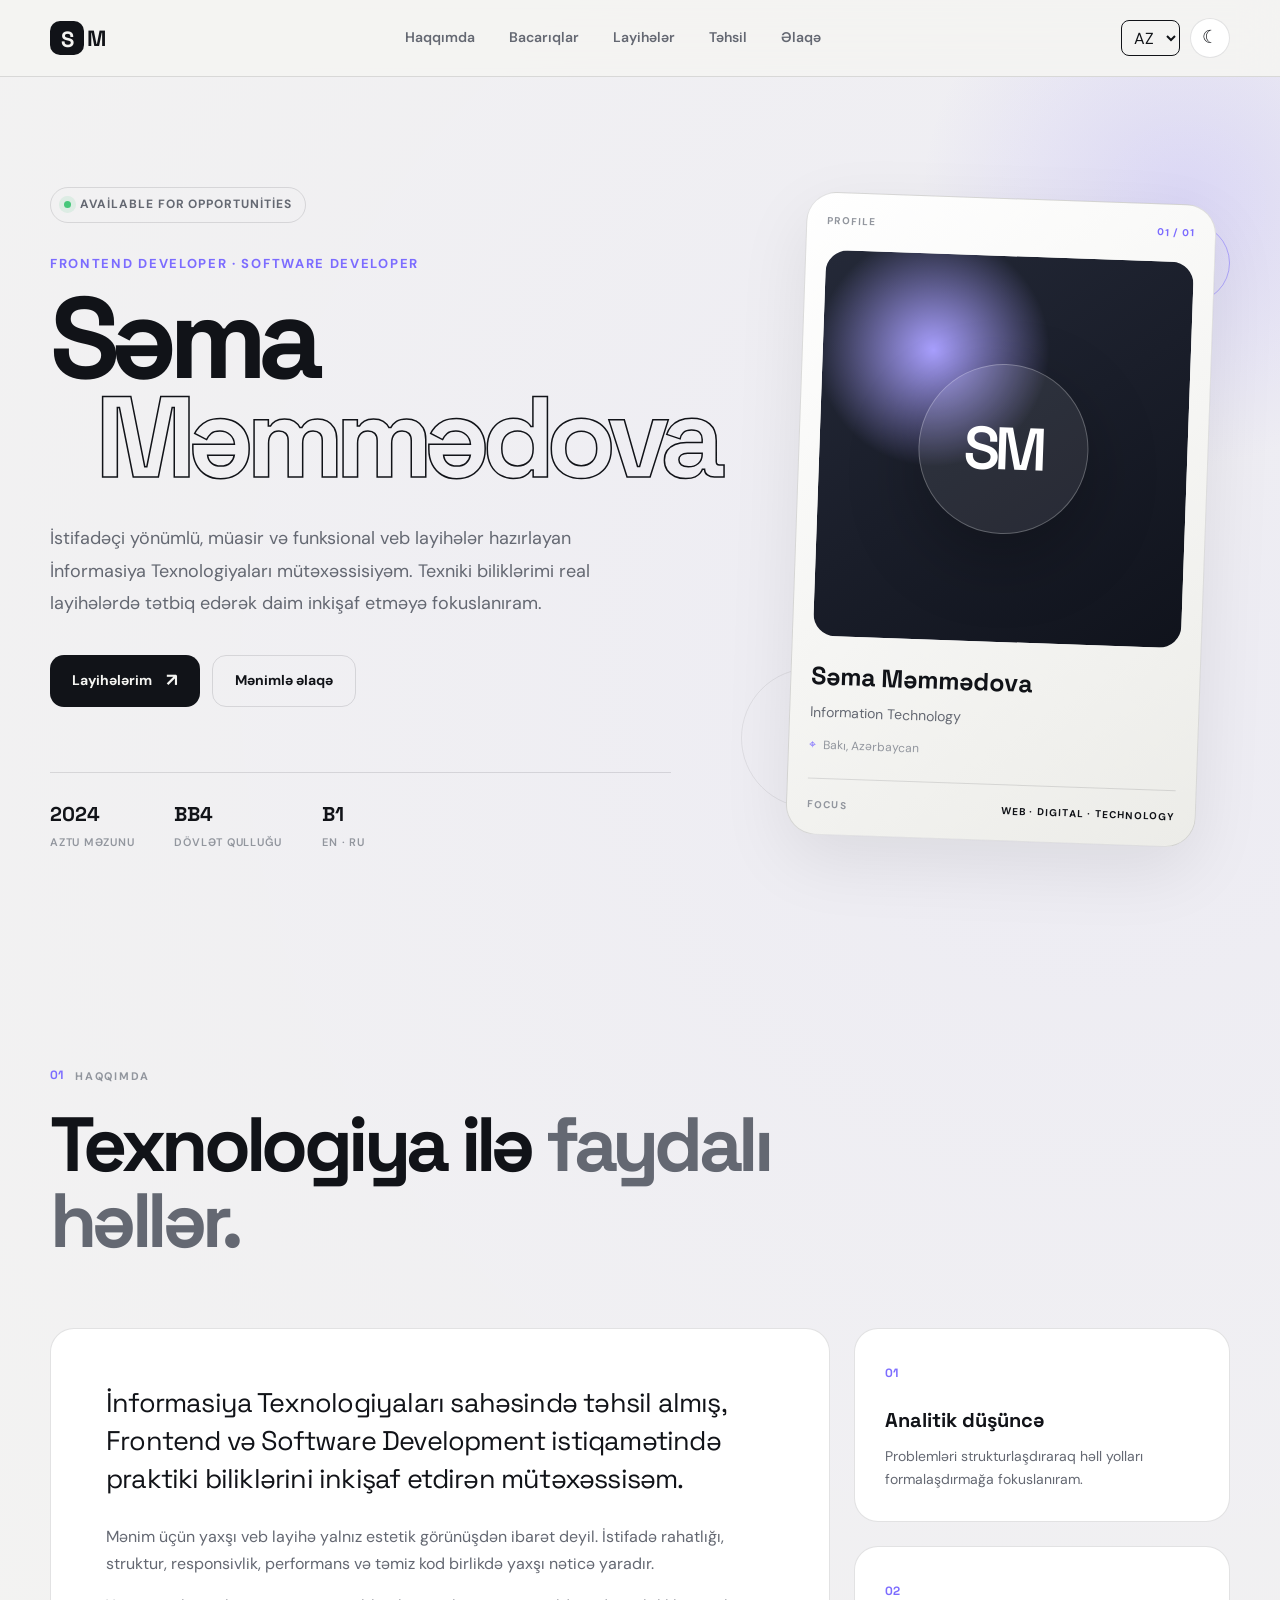
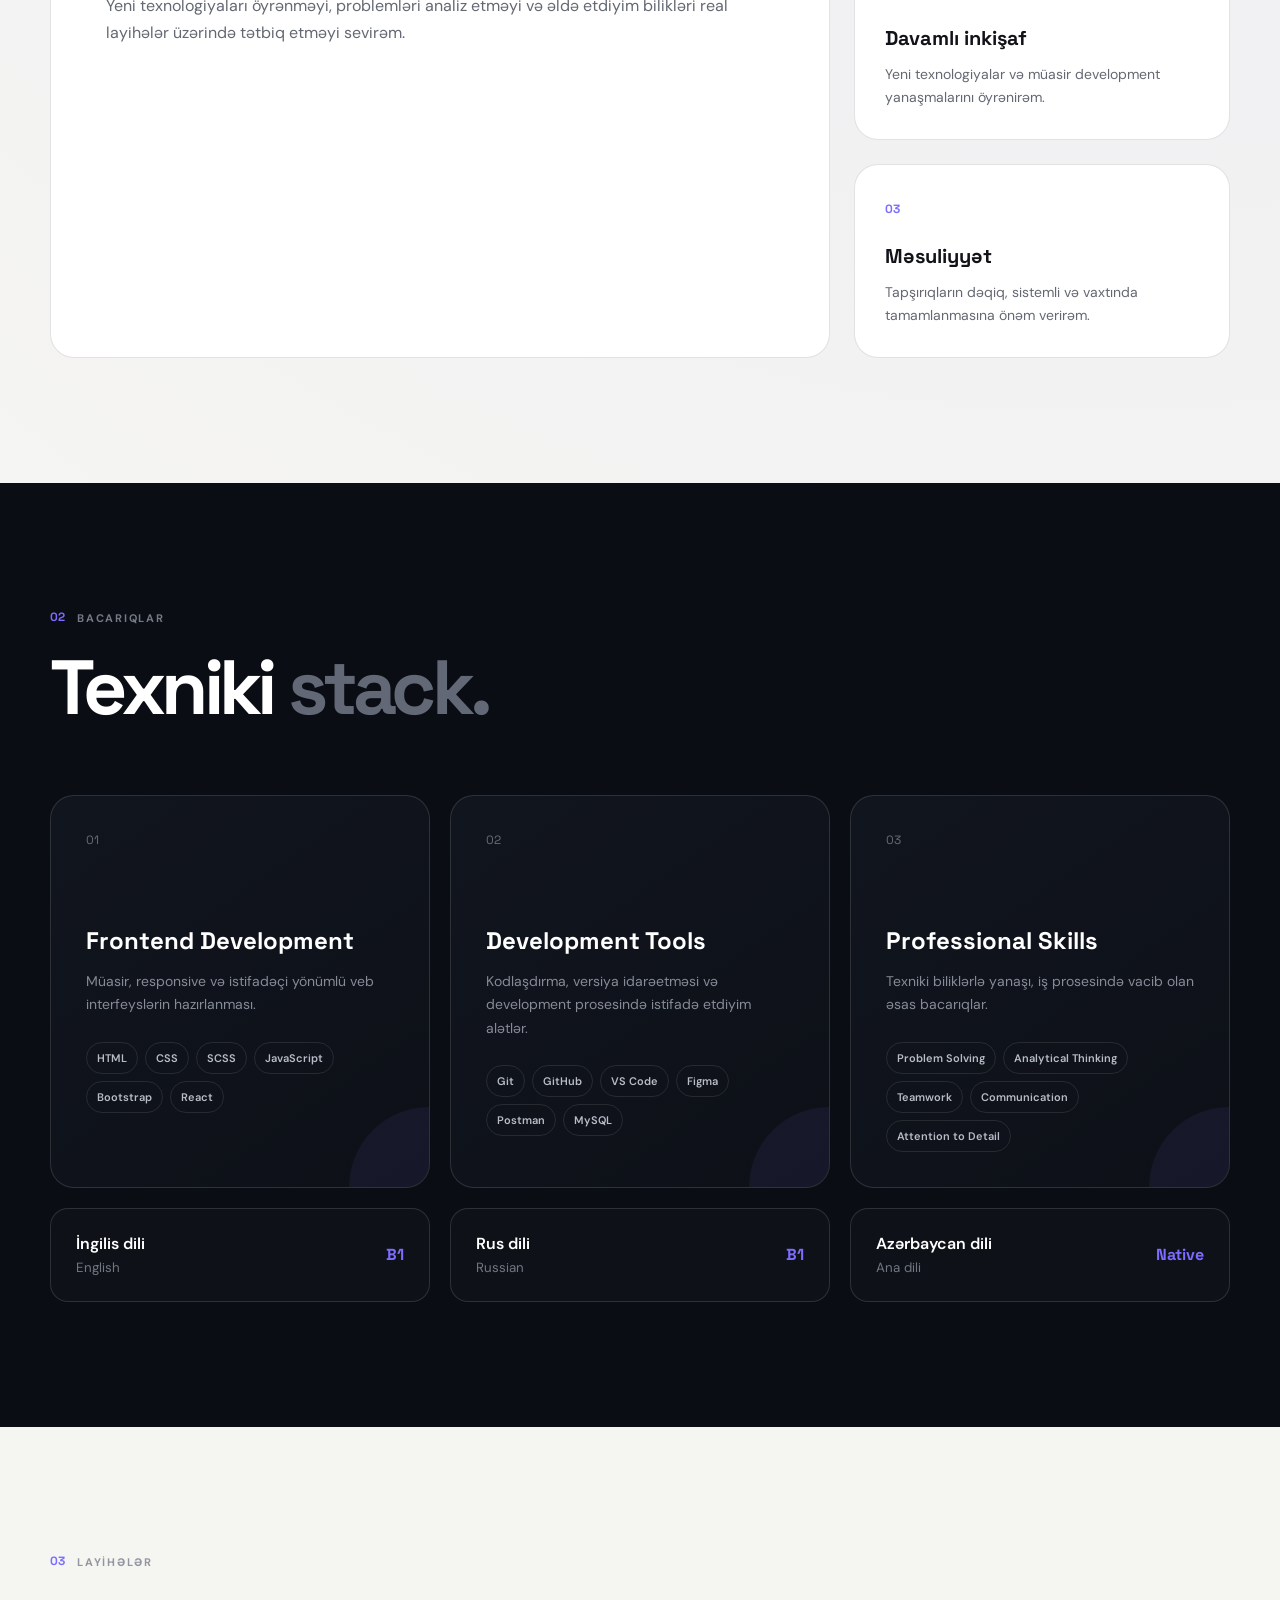
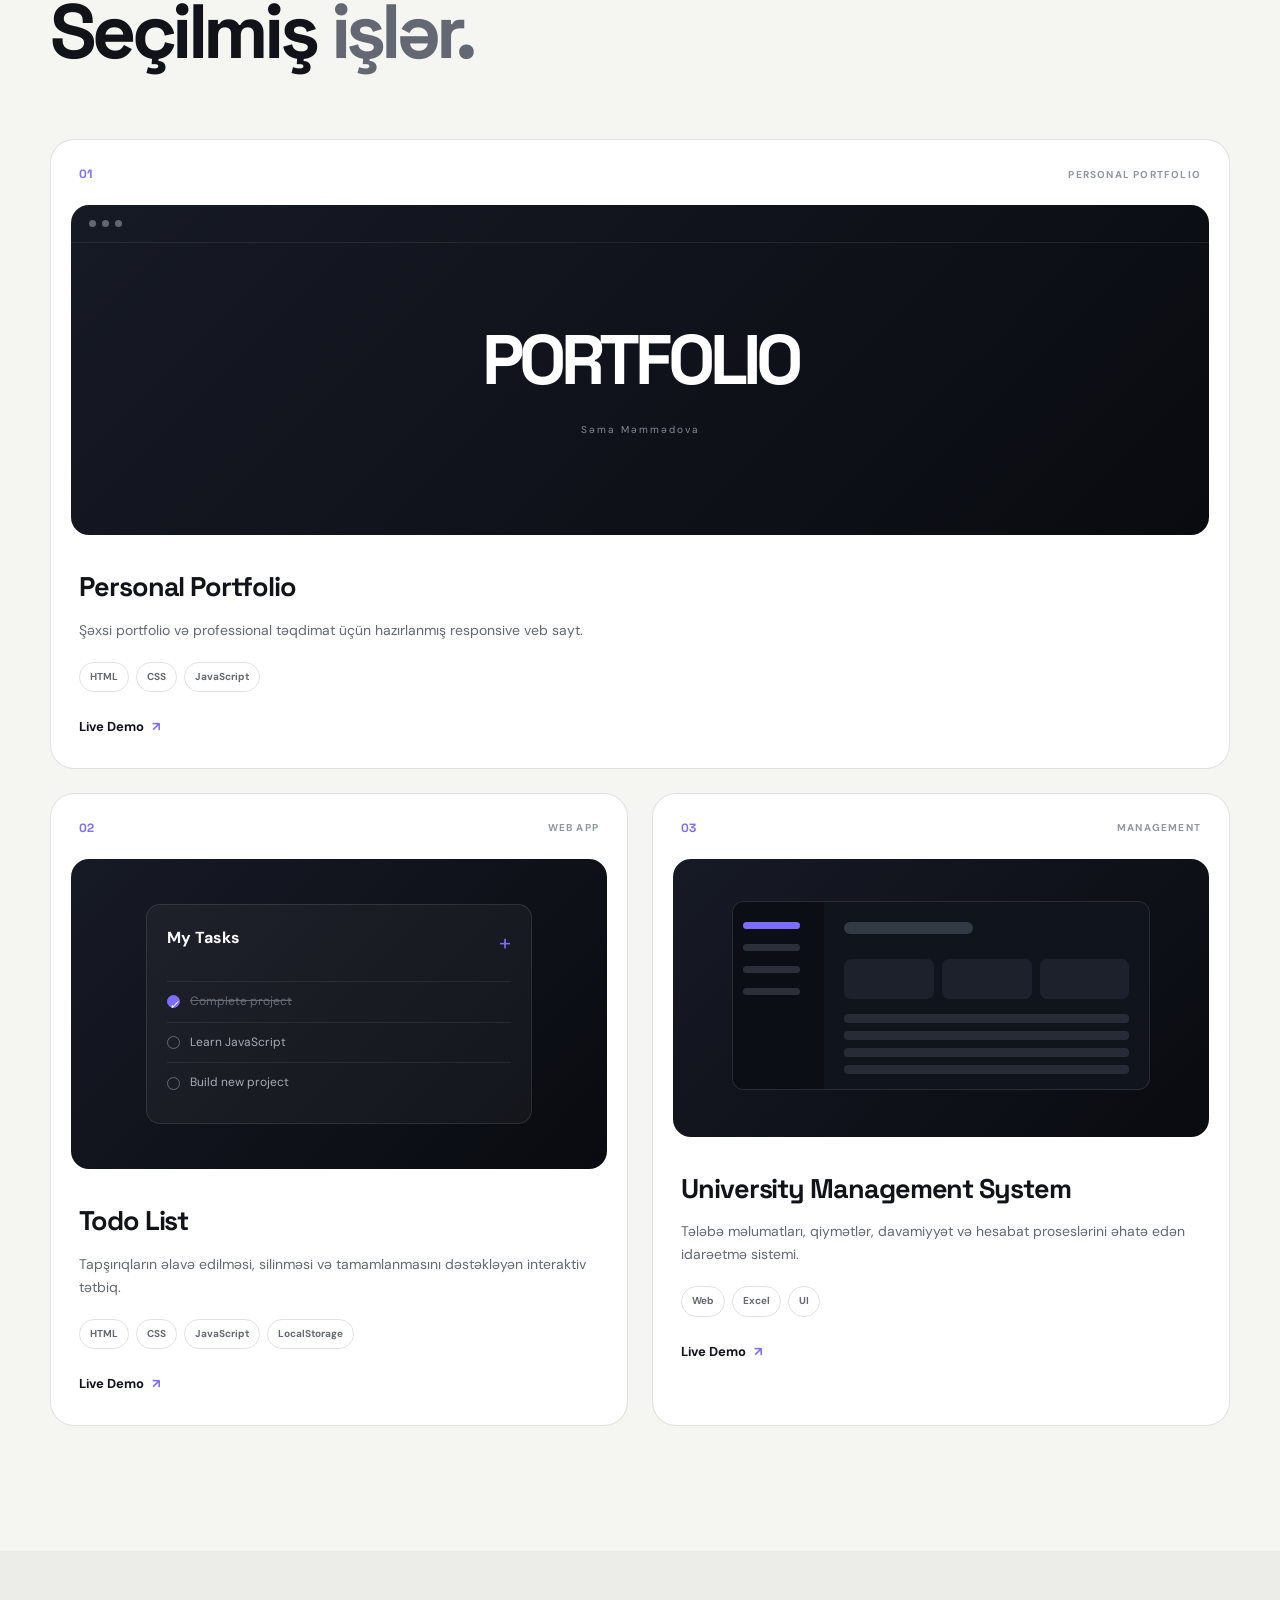
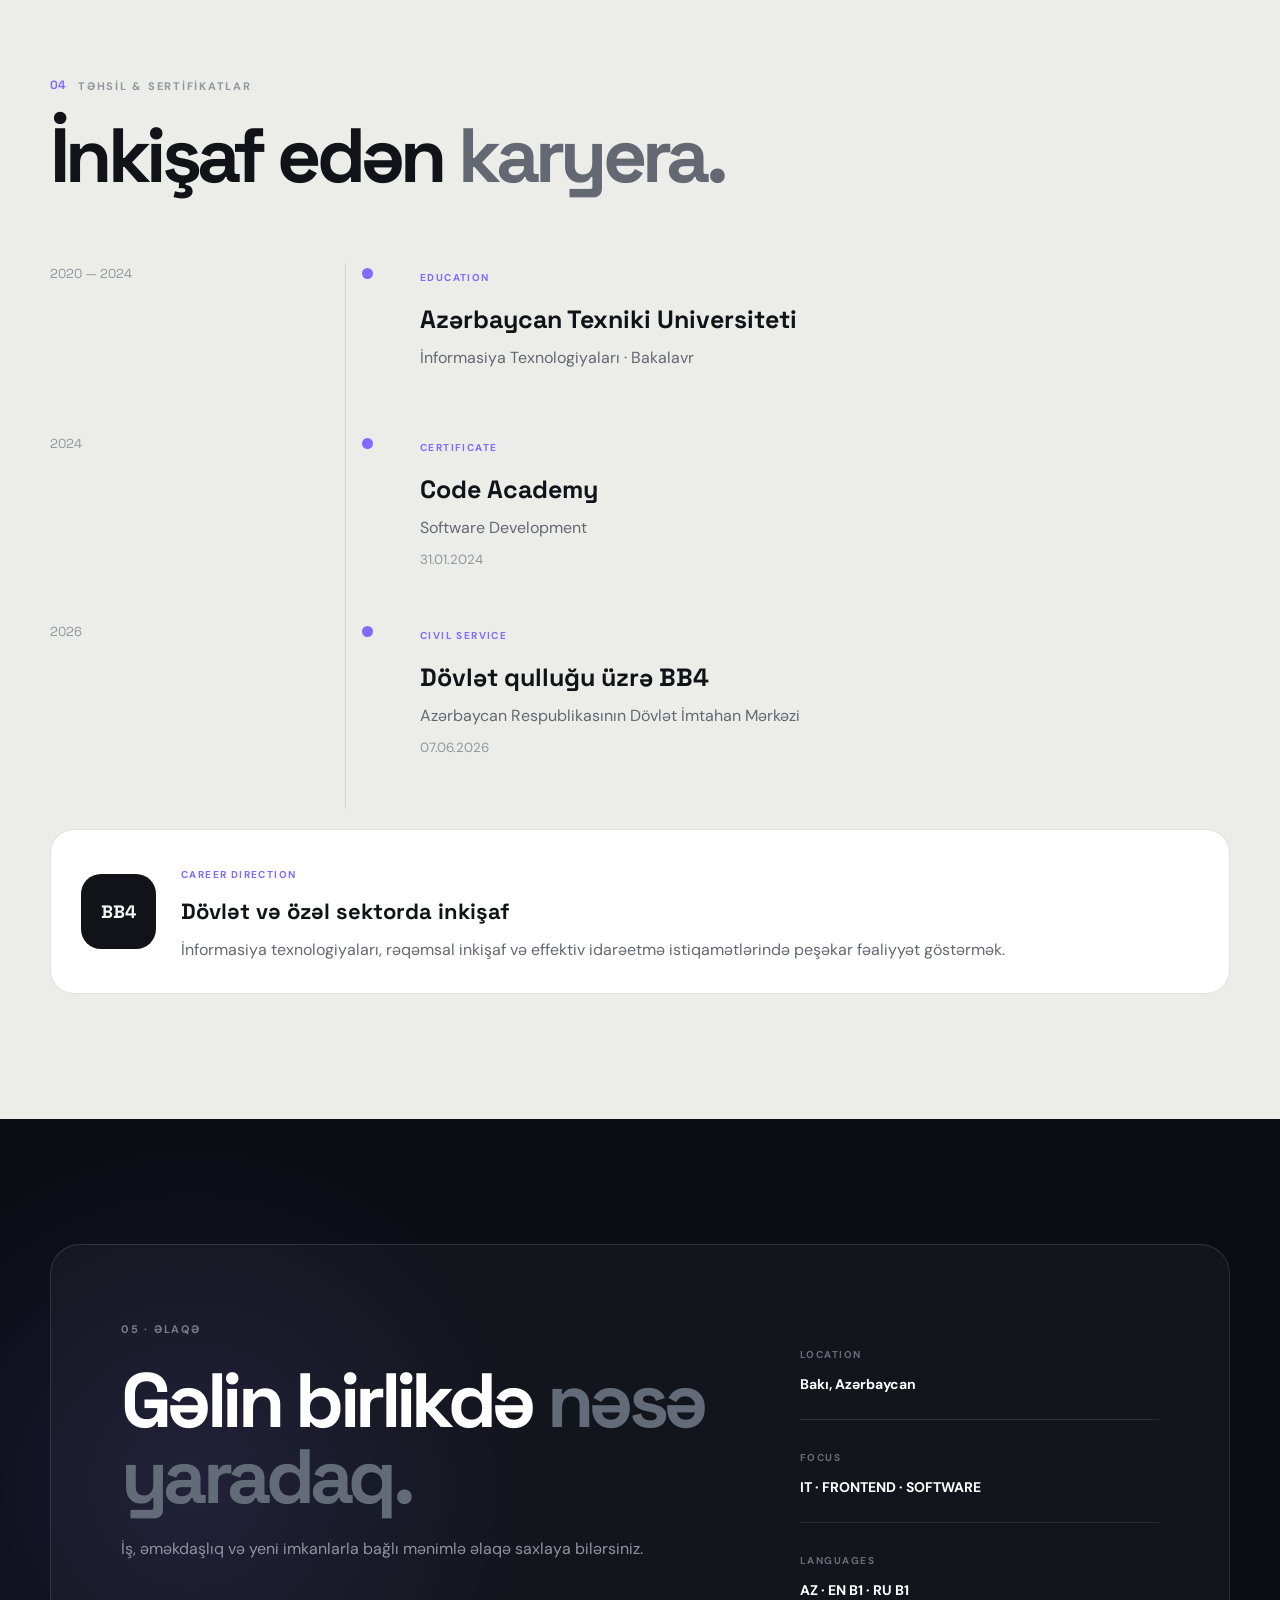
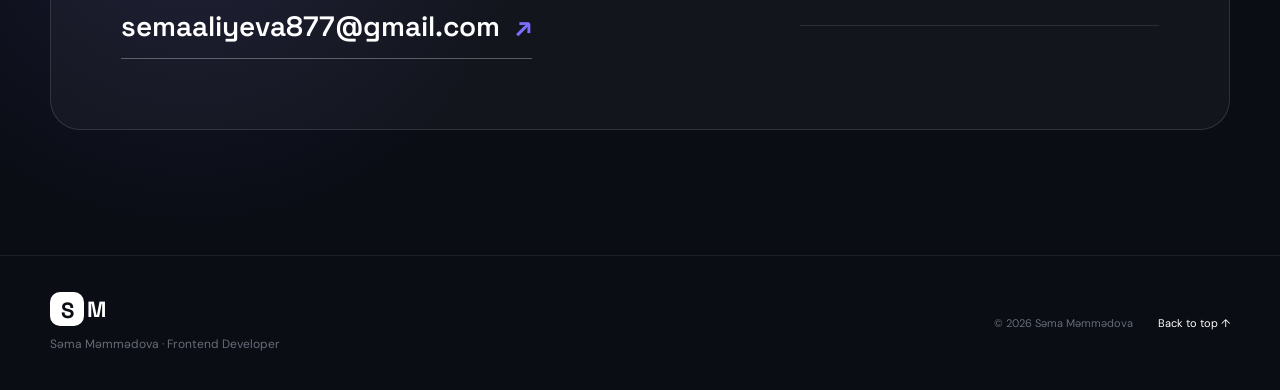
<file: portfolio/index.html>
<!DOCTYPE html>
<html lang="az">
<head>
  <meta charset="UTF-8">
  <meta name="viewport" content="width=device-width, initial-scale=1.0">

  <meta
    name="description"
    content="Səma Məmmədova — Frontend Developer və Software Developer. Veb layihələr, texniki bacarıqlar, təhsil və sertifikatlar."
  >

  <meta name="theme-color" content="#0a0d14">

  <title>Səma Məmmədova — Frontend Developer</title>

  <link rel="preconnect" href="https://fonts.googleapis.com">
  <link rel="preconnect" href="https://fonts.gstatic.com" crossorigin>

  <link
    href="https://fonts.googleapis.com/css2?family=DM+Sans:wght@400;500;600;700&family=Space+Grotesk:wght@400;500;600;700&display=swap"
    rel="stylesheet"
  >

  <link rel="stylesheet" href="style.css">
</head>

<body>

  <!-- ================= NAVBAR ================= -->

  <header class="navbar">
    <div class="container nav-inner">

      <a href="#home" class="logo">
        <span>S</span>M
      </a>

      <nav class="nav-links" id="navLinks">
        <a href="#about">Haqqımda</a>
        <a href="#skills">Bacarıqlar</a>
        <a href="#projects">Layihələr</a>
        <a href="#education">Təhsil</a>
        <a href="#contact">Əlaqə</a>
      </nav>

      <div class="nav-actions">
        <button
          class="theme-toggle"
          id="themeToggle"
          type="button"
          aria-label="Rəng rejimini dəyiş"
        >
          ☼
        </button>

        <button
          class="menu-toggle"
          id="menuToggle"
          type="button"
          aria-label="Menyunu aç"
        >
          <span></span>
          <span></span>
          <span></span>
        </button>
      </div>

    </div>
  </header>


  <!-- ================= HERO ================= -->

  <main>

    <section class="hero" id="home">

      <div class="hero-grid container">

        <div class="hero-content reveal">

          <div class="eyebrow">
            <span class="status-dot"></span>
            Available for opportunities
          </div>

          <p class="hero-small">
            FRONTEND DEVELOPER · SOFTWARE DEVELOPER
          </p>

          <h1>
            Səma
            <span>Məmmədova</span>
          </h1>

          <p class="hero-description">
            İstifadəçi yönümlü, müasir və funksional veb layihələr
            hazırlayan İnformasiya Texnologiyaları mütəxəssisiyəm.
            Texniki biliklərimi real layihələrdə tətbiq edərək
            daim inkişaf etməyə fokuslanıram.
          </p>

          <div class="hero-buttons">

            <a href="#projects" class="btn btn-primary">
              Layihələrim
              <span>↗</span>
            </a>

            <a href="#contact" class="btn btn-secondary">
              Mənimlə əlaqə
            </a>

          </div>

          <div class="hero-meta">

            <div>
              <strong>2024</strong>
              <span>AzTU məzunu</span>
            </div>

            <div>
              <strong>BB4</strong>
              <span>Dövlət qulluğu</span>
            </div>

            <div>
              <strong>B1</strong>
              <span>EN · RU</span>
            </div>

          </div>

        </div>


        <!-- PROFILE CARD -->

        <div class="hero-visual reveal">

          <div class="visual-decoration decoration-one"></div>
          <div class="visual-decoration decoration-two"></div>

          <div class="profile-card">

            <div class="profile-top">
              <span>PROFILE</span>

              <span class="profile-number">
                01 / 01
              </span>
            </div>

            <div class="avatar">
              <div class="avatar-inner">
                SM
              </div>
            </div>

            <div class="profile-info">

              <h2>Səma Məmmədova</h2>

              <p>
                Information Technology
              </p>

              <div class="location">
                <span>⌖</span>
                Bakı, Azərbaycan
              </div>

            </div>

            <div class="profile-line"></div>

            <div class="profile-bottom">
              <span>FOCUS</span>
              <strong>WEB · DIGITAL · TECHNOLOGY</strong>
            </div>

          </div>

        </div>

      </div>

    </section>


    <!-- ================= ABOUT ================= -->

    <section class="section" id="about">

      <div class="container">

        <div class="section-heading reveal">

          <div>
            <span class="section-number">01</span>
            <span class="section-label">HAQQIMDA</span>
          </div>

          <h2>
            Texnologiya ilə
            <span>faydalı həllər.</span>
          </h2>

        </div>


        <div class="about-grid">

          <div class="about-main card reveal">

            <p class="large-text">
              İnformasiya Texnologiyaları sahəsində təhsil almış,
              Frontend və Software Development istiqamətində
              praktiki biliklərini inkişaf etdirən mütəxəssisəm.
            </p>

            <p>
              Mənim üçün yaxşı veb layihə yalnız estetik görünüşdən
              ibarət deyil. İstifadə rahatlığı, struktur, responsivlik,
              performans və təmiz kod birlikdə yaxşı nəticə yaradır.
            </p>

            <p>
              Yeni texnologiyaları öyrənməyi, problemləri analiz etməyi
              və əldə etdiyim bilikləri real layihələr üzərində
              tətbiq etməyi sevirəm.
            </p>

          </div>


          <div class="about-side">

            <div class="mini-card reveal">
              <span class="mini-icon">01</span>
              <h3>Analitik düşüncə</h3>
              <p>
                Problemləri strukturlaşdıraraq həll yolları
                formalaşdırmağa fokuslanıram.
              </p>
            </div>

            <div class="mini-card reveal">
              <span class="mini-icon">02</span>
              <h3>Davamlı inkişaf</h3>
              <p>
                Yeni texnologiyalar və müasir development
                yanaşmalarını öyrənirəm.
              </p>
            </div>

            <div class="mini-card reveal">
              <span class="mini-icon">03</span>
              <h3>Məsuliyyət</h3>
              <p>
                Tapşırıqların dəqiq, sistemli və vaxtında
                tamamlanmasına önəm verirəm.
              </p>
            </div>

          </div>

        </div>

      </div>

    </section>


    <!-- ================= SKILLS ================= -->

    <section class="section section-dark" id="skills">

      <div class="container">

        <div class="section-heading light reveal">

          <div>
            <span class="section-number">02</span>
            <span class="section-label">BACARIQLAR</span>
          </div>

          <h2>
            Texniki
            <span>stack.</span>
          </h2>

        </div>


        <div class="skills-grid">

          <div class="skill-card reveal">

            <div class="skill-number">01</div>

            <h3>Frontend Development</h3>

            <p>
              Müasir, responsive və istifadəçi yönümlü
              veb interfeyslərin hazırlanması.
            </p>

            <div class="skill-tags">
              <span>HTML</span>
              <span>CSS</span>
              <span>SCSS</span>
              <span>JavaScript</span>
              <span>Bootstrap</span>
              <span>React</span>
            </div>

          </div>


          <div class="skill-card reveal">

            <div class="skill-number">02</div>

            <h3>Development Tools</h3>

            <p>
              Kodlaşdırma, versiya idarəetməsi və
              development prosesində istifadə etdiyim alətlər.
            </p>

            <div class="skill-tags">
              <span>Git</span>
              <span>GitHub</span>
              <span>VS Code</span>
              <span>Figma</span>
              <span>Postman</span>
              <span>MySQL</span>
            </div>

          </div>


          <div class="skill-card reveal">

            <div class="skill-number">03</div>

            <h3>Professional Skills</h3>

            <p>
              Texniki biliklərlə yanaşı, iş prosesində
              vacib olan əsas bacarıqlar.
            </p>

            <div class="skill-tags">
              <span>Problem Solving</span>
              <span>Analytical Thinking</span>
              <span>Teamwork</span>
              <span>Communication</span>
              <span>Attention to Detail</span>
            </div>

          </div>

        </div>


        <div class="language-row reveal">

          <div class="language-item">
            <div>
              <span>İngilis dili</span>
              <small>English</small>
            </div>
            <strong>B1</strong>
          </div>

          <div class="language-item">
            <div>
              <span>Rus dili</span>
              <small>Russian</small>
            </div>
            <strong>B1</strong>
          </div>

          <div class="language-item">
            <div>
              <span>Azərbaycan dili</span>
              <small>Ana dili</small>
            </div>
            <strong>Native</strong>
          </div>

        </div>

      </div>

    </section>


    <!-- ================= PROJECTS ================= -->

    <section class="section" id="projects">

      <div class="container">

        <div class="section-heading reveal">

          <div>
            <span class="section-number">03</span>
            <span class="section-label">LAYİHƏLƏR</span>
          </div>

          <h2>
            Seçilmiş
            <span>işlər.</span>
          </h2>

        </div>


        <div class="projects-grid">


          <!-- PROJECT 01 -->

          <article class="project-card featured reveal">

            <div class="project-top">

              <span class="project-index">01</span>

              <span class="project-type">
                PERSONAL PORTFOLIO
              </span>

            </div>

            <div class="project-visual portfolio-visual">
              <div class="browser-bar">
                <span></span>
                <span></span>
                <span></span>
              </div>

              <div class="visual-content">
                <strong>PORTFOLIO</strong>
                <small>Səma Məmmədova</small>
              </div>
            </div>

            <div class="project-content">

              <h3>Personal Portfolio</h3>

              <p>
                Şəxsi portfolio və professional təqdimat üçün
                hazırlanmış responsive veb sayt.
              </p>

              <div class="project-tech">
                <span>HTML</span>
                <span>CSS</span>
                <span>JavaScript</span>
              </div>

              <a href="index.html" class="project-link">
                Live Demo
                <span>↗</span>
              </a>

            </div>

          </article>


          <!-- PROJECT 02 -->

          <article class="project-card reveal">

            <div class="project-top">

              <span class="project-index">02</span>

              <span class="project-type">
                WEB APP
              </span>

            </div>

            <div class="project-visual todo-visual">

              <div class="todo-window">

                <div class="todo-title">
                  <strong>My Tasks</strong>
                  <span>+</span>
                </div>

                <div class="fake-task done">
                  <i>✓</i>
                  <span>Complete project</span>
                </div>

                <div class="fake-task">
                  <i></i>
                  <span>Learn JavaScript</span>
                </div>

                <div class="fake-task">
                  <i></i>
                  <span>Build new project</span>
                </div>

              </div>

            </div>

            <div class="project-content">

              <h3>Todo List</h3>

              <p>
                Tapşırıqların əlavə edilməsi, silinməsi və
                tamamlanmasını dəstəkləyən interaktiv tətbiq.
              </p>

              <div class="project-tech">
                <span>HTML</span>
                <span>CSS</span>
                <span>JavaScript</span>
                <span>LocalStorage</span>
              </div>

              <a href="todo.html" class="project-link">
                Live Demo
                <span>↗</span>
              </a>

            </div>

          </article>


          <!-- PROJECT 03 -->

          <article class="project-card reveal">

            <div class="project-top">

              <span class="project-index">03</span>

              <span class="project-type">
                MANAGEMENT
              </span>

            </div>

            <div class="project-visual university-visual">

              <div class="university-ui">

                <div class="ui-sidebar">
                  <span></span>
                  <span></span>
                  <span></span>
                  <span></span>
                </div>

                <div class="ui-main">

                  <div class="ui-header"></div>

                  <div class="ui-cards">
                    <span></span>
                    <span></span>
                    <span></span>
                  </div>

                  <div class="ui-table">
                    <span></span>
                    <span></span>
                    <span></span>
                    <span></span>
                  </div>

                </div>

              </div>

            </div>

            <div class="project-content">

              <h3>University Management System</h3>

              <p>
                Tələbə məlumatları, qiymətlər, davamiyyət və
                hesabat proseslərini əhatə edən idarəetmə sistemi.
              </p>

              <div class="project-tech">
                <span>Web</span>
                <span>Excel</span>
                <span>UI</span>
              </div>

              <a href="universitet.html" class="project-link">
                Live Demo
                <span>↗</span>
              </a>

            </div>

          </article>

        </div>

      </div>

    </section>


    <!-- ================= EDUCATION ================= -->

    <section class="section section-soft" id="education">

      <div class="container">

        <div class="section-heading reveal">

          <div>
            <span class="section-number">04</span>
            <span class="section-label">TƏHSİL & SERTİFİKATLAR</span>
          </div>

          <h2>
            İnkişaf edən
            <span>karyera.</span>
          </h2>

        </div>


        <div class="timeline">


          <div class="timeline-item reveal">

            <div class="timeline-date">
              2020 — 2024
            </div>

            <div class="timeline-line">
              <span></span>
            </div>

            <div class="timeline-content">

              <span class="timeline-label">
                EDUCATION
              </span>

              <h3>
                Azərbaycan Texniki Universiteti
              </h3>

              <p>
                İnformasiya Texnologiyaları · Bakalavr
              </p>

            </div>

          </div>


          <div class="timeline-item reveal">

            <div class="timeline-date">
              2024
            </div>

            <div class="timeline-line">
              <span></span>
            </div>

            <div class="timeline-content">

              <span class="timeline-label">
                CERTIFICATE
              </span>

              <h3>
                Code Academy
              </h3>

              <p>
                Software Development
              </p>

              <small>
                31.01.2024
              </small>

            </div>

          </div>


          <div class="timeline-item reveal">

            <div class="timeline-date">
              2026
            </div>

            <div class="timeline-line">
              <span></span>
            </div>

            <div class="timeline-content">

              <span class="timeline-label">
                CIVIL SERVICE
              </span>

              <h3>
                Dövlət qulluğu üzrə BB4
              </h3>

              <p>
                Azərbaycan Respublikasının Dövlət İmtahan Mərkəzi
              </p>

              <small>
                07.06.2026
              </small>

            </div>

          </div>

        </div>


        <div class="career-card reveal">

          <div class="career-icon">
            BB4
          </div>

          <div>
            <span class="timeline-label">
              CAREER DIRECTION
            </span>

            <h3>
              Dövlət və özəl sektorda inkişaf
            </h3>

            <p>
              İnformasiya texnologiyaları, rəqəmsal inkişaf və
              effektiv idarəetmə istiqamətlərində peşəkar
              fəaliyyət göstərmək.
            </p>
          </div>

        </div>

      </div>

    </section>


    <!-- ================= CONTACT ================= -->

    <section class="contact-section" id="contact">

      <div class="container">

        <div class="contact-card reveal">

          <div class="contact-content">

            <span class="section-label">
              05 · ƏLAQƏ
            </span>

            <h2>
              Gəlin birlikdə
              <span>nəsə yaradaq.</span>
            </h2>

            <p>
              İş, əməkdaşlıq və yeni imkanlarla bağlı
              mənimlə əlaqə saxlaya bilərsiniz.
            </p>

            <a
              href="mailto:semaaliyeva877@gmail.com"
              class="email-link"
            >
              semaaliyeva877@gmail.com
              <span>↗</span>
            </a>

          </div>


          <div class="contact-details">

            <div class="contact-detail">
              <span>LOCATION</span>
              <strong>Bakı, Azərbaycan</strong>
            </div>

            <div class="contact-detail">
              <span>FOCUS</span>
              <strong>IT · FRONTEND · SOFTWARE</strong>
            </div>

            <div class="contact-detail">
              <span>LANGUAGES</span>
              <strong>AZ · EN B1 · RU B1</strong>
            </div>

          </div>

        </div>

      </div>

    </section>

  </main>


  <!-- ================= FOOTER ================= -->

  <footer>

    <div class="container footer-inner">

      <div>
        <a href="#home" class="logo footer-logo">
          <span>S</span>M
        </a>

        <p>
          Səma Məmmədova · Frontend Developer
        </p>
      </div>

      <div class="footer-right">

        <span>
          © 2026 Səma Məmmədova
        </span>

        <a href="#home">
          Back to top ↑
        </a>

      </div>

    </div>

  </footer>


  <script src="i18n.js"></script>
    <script src="script.js"></script>

</body>
</html>
</file>
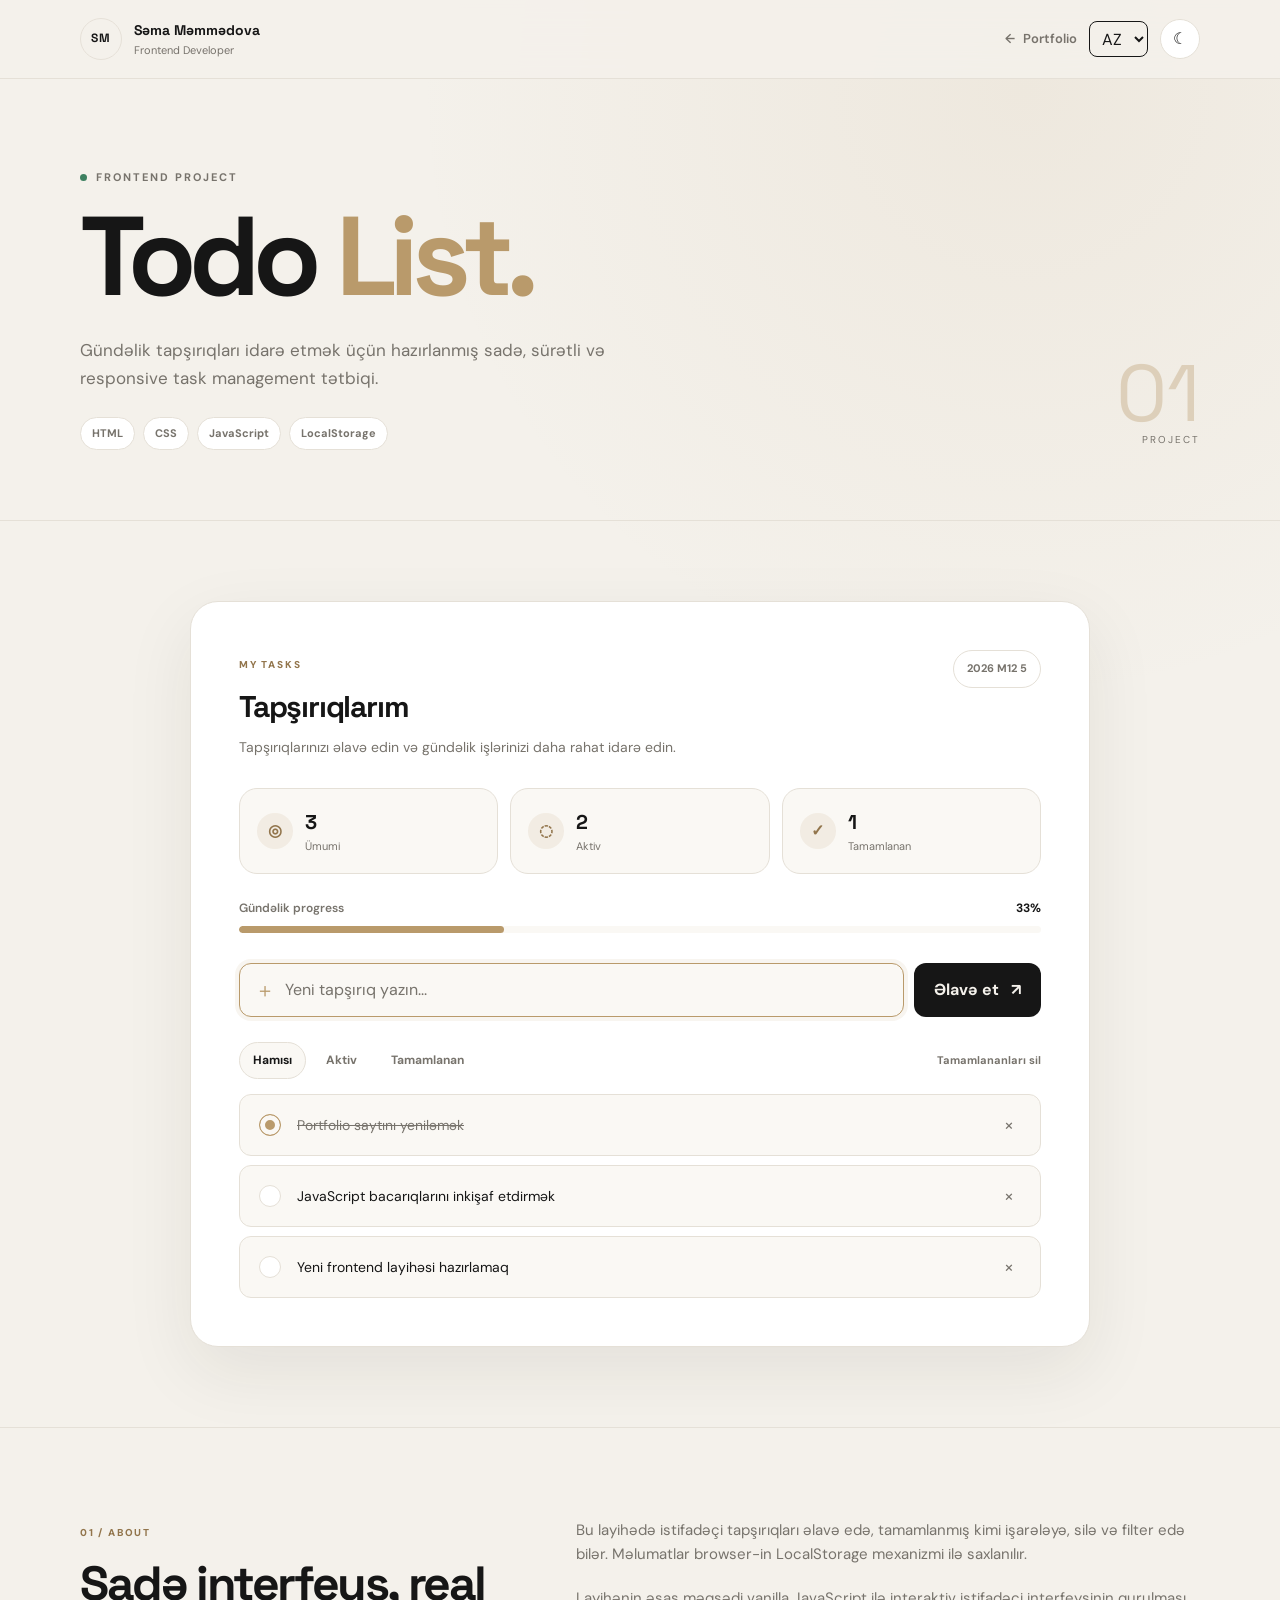
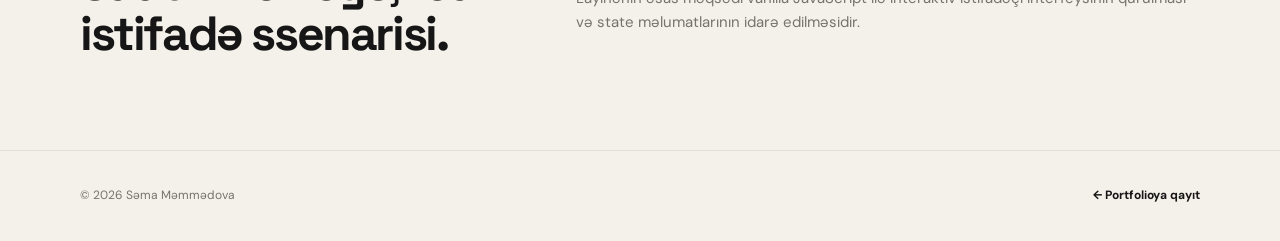
<file: portfolio/todo.html>
<!DOCTYPE html>
<html lang="az">
<head>
    <meta charset="UTF-8">
    <meta name="viewport" content="width=device-width, initial-scale=1.0">

    <meta
        name="description"
        content="Todo List — Səma Məmmədova tərəfindən hazırlanmış frontend layihəsi."
    >

    <title>Todo List — Səma Məmmədova</title>

    <link rel="preconnect" href="https://fonts.googleapis.com">
    <link rel="preconnect" href="https://fonts.gstatic.com" crossorigin>

    <link
        href="https://fonts.googleapis.com/css2?family=DM+Sans:wght@400;500;600;700&family=Space+Grotesk:wght@500;600;700&display=swap"
        rel="stylesheet"
    >

    <link rel="stylesheet" href="todo.css">
</head>

<body>

    <div class="page-shell">

        <!-- NAVIGATION -->
        <header class="topbar">
            <div class="container nav-inner">

                <a href="index.html" class="brand">
                    <span class="brand-mark">SM</span>
                    <span>
                        <strong>Səma Məmmədova</strong>
                        <small>Frontend Developer</small>
                    </span>
                </a>

                <div class="nav-actions">
                    <a href="index.html" class="back-link">
                        <span>←</span>
                        Portfolio
                    </a>

                    <button
                        type="button"
                        class="theme-btn"
                        id="themeToggle"
                        aria-label="Tema dəyişdir"
                    >
                        <span id="themeIcon">☾</span>
                    </button>
                </div>

            </div>
        </header>


        <!-- HERO -->
        <main>

            <section class="project-hero">
                <div class="container hero-grid">

                    <div class="hero-copy">

                        <div class="eyebrow">
                            <span class="status-dot"></span>
                            FRONTEND PROJECT
                        </div>

                        <h1>
                            Todo
                            <span>List.</span>
                        </h1>

                        <p class="hero-description">
                            Gündəlik tapşırıqları idarə etmək üçün hazırlanmış
                            sadə, sürətli və responsive task management tətbiqi.
                        </p>

                        <div class="tech-stack">
                            <span>HTML</span>
                            <span>CSS</span>
                            <span>JavaScript</span>
                            <span>LocalStorage</span>
                        </div>

                    </div>


                    <div class="hero-number">
                        <span>01</span>
                        <small>PROJECT</small>
                    </div>

                </div>
            </section>


            <!-- APP -->
            <section class="todo-section">
                <div class="container">

                    <div class="app-card">

                        <!-- APP HEADER -->
                        <div class="app-header">

                            <div>
                                <span class="app-label">MY TASKS</span>
                                <h2>Tapşırıqlarım</h2>
                                <p>
                                    Tapşırıqlarınızı əlavə edin və gündəlik
                                    işlərinizi daha rahat idarə edin.
                                </p>
                            </div>

                            <div class="date-badge" id="todayDate"></div>

                        </div>


                        <!-- STATS -->
                        <div class="stats-grid">

                            <div class="stat-card">
                                <span class="stat-icon">◎</span>
                                <div>
                                    <strong id="totalCount">0</strong>
                                    <span>Ümumi</span>
                                </div>
                            </div>

                            <div class="stat-card">
                                <span class="stat-icon">◌</span>
                                <div>
                                    <strong id="activeCount">0</strong>
                                    <span>Aktiv</span>
                                </div>
                            </div>

                            <div class="stat-card">
                                <span class="stat-icon">✓</span>
                                <div>
                                    <strong id="completedCount">0</strong>
                                    <span>Tamamlanan</span>
                                </div>
                            </div>

                        </div>


                        <!-- PROGRESS -->
                        <div class="progress-section">

                            <div class="progress-info">
                                <span>Gündəlik progress</span>
                                <strong id="progressText">0%</strong>
                            </div>

                            <div class="progress-track">
                                <div
                                    class="progress-bar"
                                    id="progressBar"
                                ></div>
                            </div>

                        </div>


                        <!-- FORM -->
                        <form class="task-form" id="taskForm">

                            <div class="input-wrapper">
                                <span class="input-icon">＋</span>

                                <input
                                    id="taskInput"
                                    type="text"
                                    placeholder="Yeni tapşırıq yazın..."
                                    maxlength="120"
                                    autocomplete="off"
                                    aria-label="Yeni tapşırıq"
                                >
                            </div>

                            <button type="submit" class="add-btn">
                                Əlavə et
                                <span>↗</span>
                            </button>

                        </form>


                        <!-- FILTERS -->
                        <div class="task-toolbar">

                            <div class="filters" id="filters">

                                <button
                                    type="button"
                                    class="filter active"
                                    data-filter="all"
                                >
                                    Hamısı
                                </button>

                                <button
                                    type="button"
                                    class="filter"
                                    data-filter="active"
                                >
                                    Aktiv
                                </button>

                                <button
                                    type="button"
                                    class="filter"
                                    data-filter="completed"
                                >
                                    Tamamlanan
                                </button>

                            </div>

                            <button
                                type="button"
                                class="clear-btn"
                                id="clearCompleted"
                            >
                                Tamamlananları sil
                            </button>

                        </div>


                        <!-- TASK LIST -->
                        <ul class="task-list" id="taskList"></ul>


                        <!-- EMPTY STATE -->
                        <div class="empty-state" id="emptyState">

                            <div class="empty-icon">✓</div>

                            <h3>Burada hələ tapşırıq yoxdur</h3>

                            <p>
                                Yuxarıdakı sahədən yeni tapşırıq əlavə edərək
                                başlaya bilərsiniz.
                            </p>

                        </div>

                    </div>

                </div>
            </section>


            <!-- PROJECT INFO -->
            <section class="project-info">
                <div class="container">

                    <div class="info-grid">

                        <div class="info-block">
                            <span>01 / ABOUT</span>
                            <h2>Sadə interfeys, real istifadə ssenarisi.</h2>
                        </div>

                        <div class="info-block">
                            <p>
                                Bu layihədə istifadəçi tapşırıqları əlavə edə,
                                tamamlanmış kimi işarələyə, silə və filter edə
                                bilər. Məlumatlar browser-in LocalStorage
                                mexanizmi ilə saxlanılır.
                            </p>

                            <p>
                                Layihənin əsas məqsədi vanilla JavaScript ilə
                                interaktiv istifadəçi interfeysinin qurulması
                                və state məlumatlarının idarə edilməsidir.
                            </p>
                        </div>

                    </div>

                </div>
            </section>

        </main>


        <!-- FOOTER -->
        <footer class="footer">
            <div class="container footer-inner">

                <span>© 2026 Səma Məmmədova</span>

                <a href="index.html">
                    ← Portfolioya qayıt
                </a>

            </div>
        </footer>

    </div>

    <script src="i18n.js"></script>
    <script src="todo.js"></script>

</body>
</html>
</file>
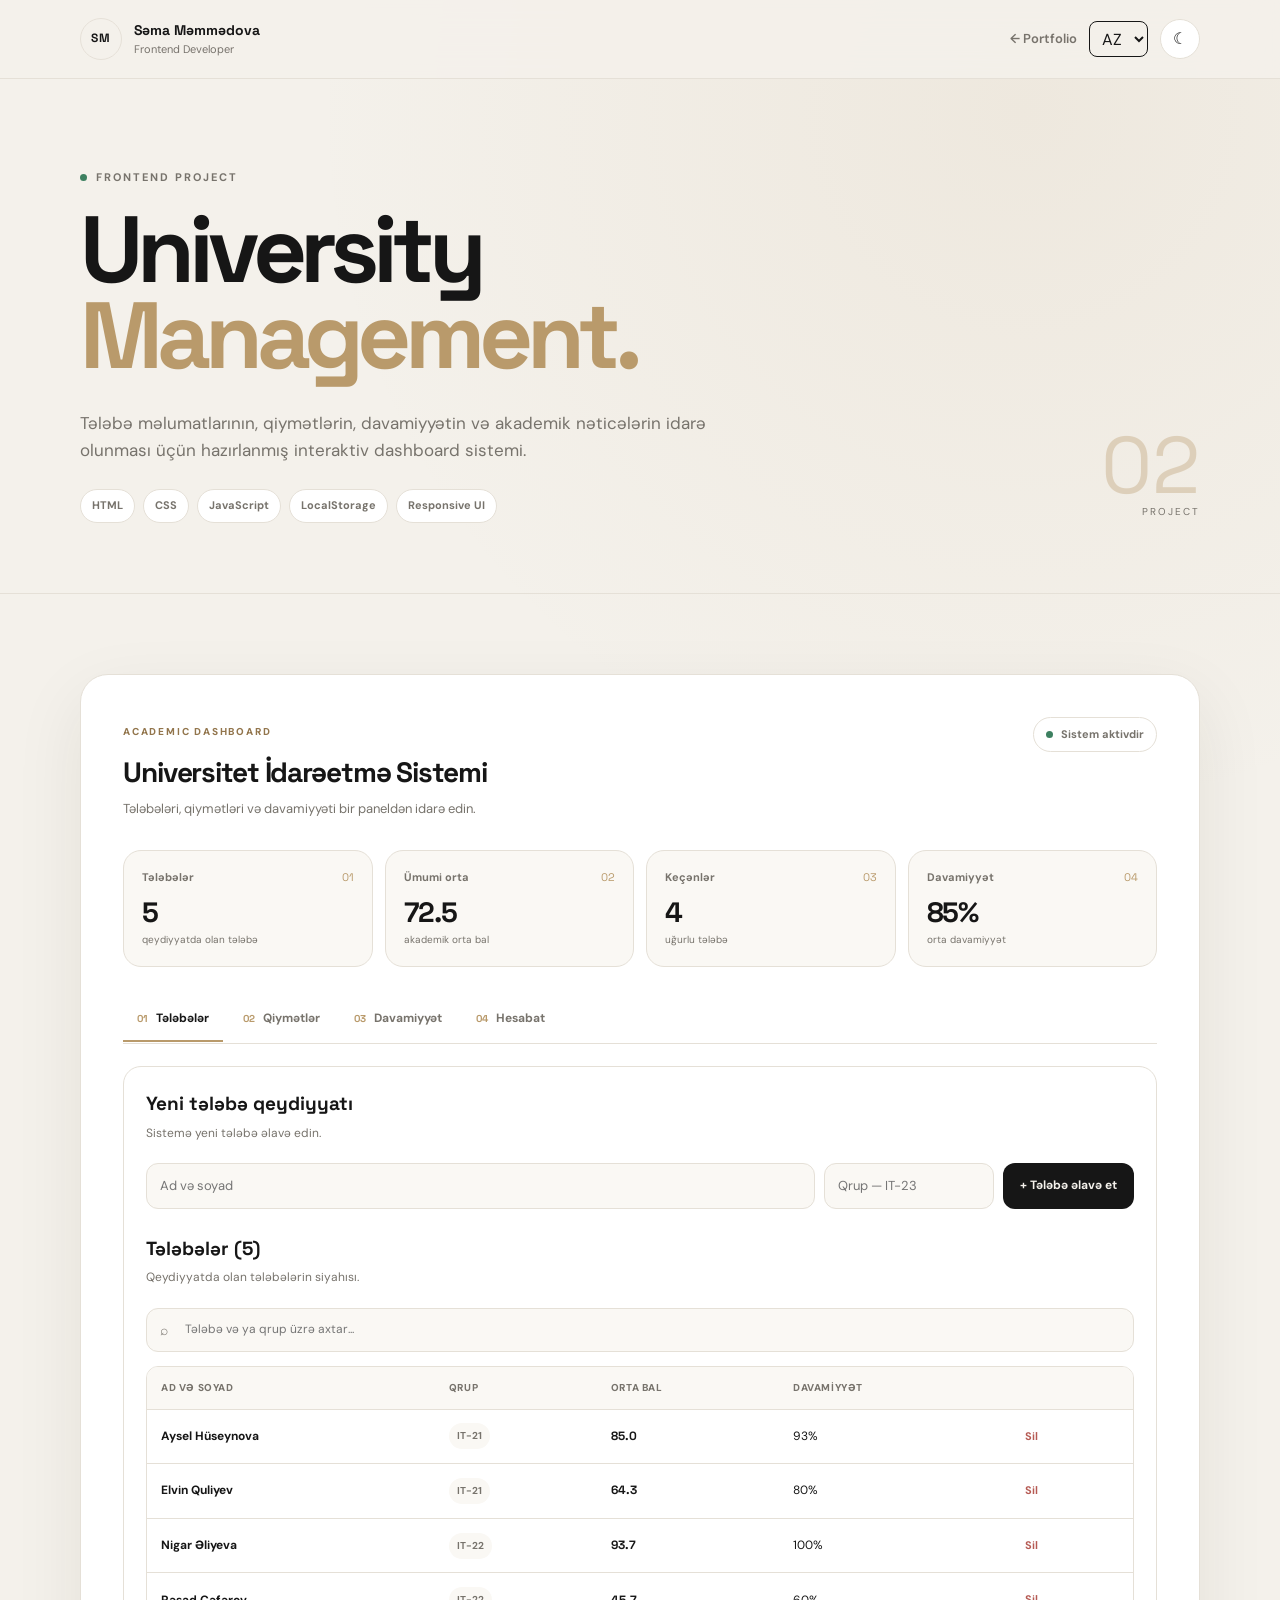
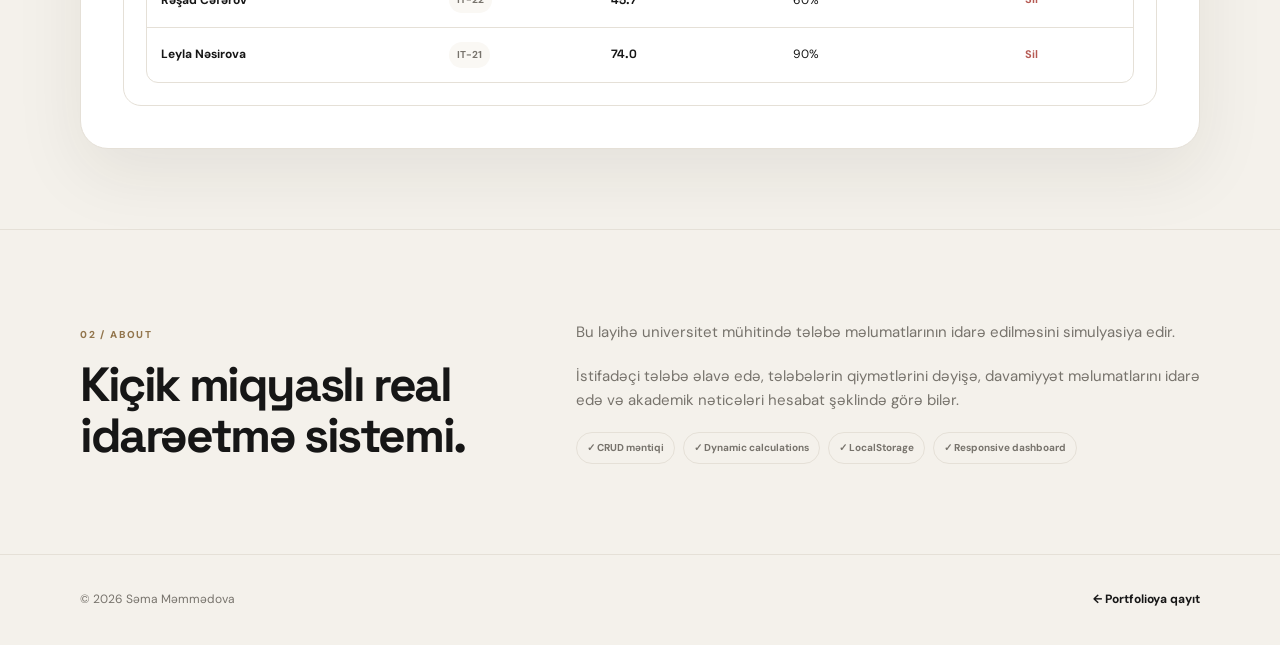
<file: portfolio/universitet.html>
<!DOCTYPE html>
<html lang="az">
<head>
    <meta charset="UTF-8">
    <meta name="viewport" content="width=device-width, initial-scale=1.0">

    <meta
        name="description"
        content="University Management System — Səma Məmmədova tərəfindən hazırlanmış frontend layihəsi."
    >

    <title>University Management System — Səma Məmmədova</title>

    <link rel="preconnect" href="https://fonts.googleapis.com">
    <link rel="preconnect" href="https://fonts.gstatic.com" crossorigin>

    <link
        href="https://fonts.googleapis.com/css2?family=DM+Sans:wght@400;500;600;700&family=Space+Grotesk:wght@500;600;700&display=swap"
        rel="stylesheet"
    >

    <link rel="stylesheet" href="universitet.css">
</head>

<body>

    <div class="page-shell">

        <!-- NAVBAR -->
        <header class="topbar">

            <div class="container nav-inner">

                <a href="index.html" class="brand">

                    <span class="brand-mark">SM</span>

                    <span>
                        <strong>Səma Məmmədova</strong>
                        <small>Frontend Developer</small>
                    </span>

                </a>


                <div class="nav-actions">

                    <a href="index.html" class="back-link">
                        ← Portfolio
                    </a>

                    <button
                        type="button"
                        class="theme-btn"
                        id="themeToggle"
                        aria-label="Tema dəyişdir"
                    >
                        <span id="themeIcon">☾</span>
                    </button>

                </div>

            </div>

        </header>


        <!-- HERO -->
        <main>

            <section class="project-hero">

                <div class="container hero-grid">

                    <div>

                        <div class="eyebrow">

                            <span class="status-dot"></span>

                            FRONTEND PROJECT

                        </div>


                        <h1>
                            University
                            <span>Management.</span>
                        </h1>


                        <p class="hero-description">

                            Tələbə məlumatlarının, qiymətlərin,
                            davamiyyətin və akademik nəticələrin
                            idarə olunması üçün hazırlanmış
                            interaktiv dashboard sistemi.

                        </p>


                        <div class="tech-stack">

                            <span>HTML</span>
                            <span>CSS</span>
                            <span>JavaScript</span>
                            <span>LocalStorage</span>
                            <span>Responsive UI</span>

                        </div>

                    </div>


                    <div class="hero-number">

                        <span>02</span>

                        <small>PROJECT</small>

                    </div>

                </div>

            </section>


            <!-- DASHBOARD -->
            <section class="dashboard-section">

                <div class="container">

                    <div class="dashboard">

                        <!-- DASHBOARD HEADER -->
                        <div class="dashboard-header">

                            <div>

                                <span class="app-label">
                                    ACADEMIC DASHBOARD
                                </span>

                                <h2>
                                    Universitet İdarəetmə Sistemi
                                </h2>

                                <p>
                                    Tələbələri, qiymətləri və
                                    davamiyyəti bir paneldən idarə edin.
                                </p>

                            </div>


                            <div class="system-status">

                                <span class="status-dot"></span>

                                Sistem aktivdir

                            </div>

                        </div>


                        <!-- KPI -->
                        <div
                            class="kpi-grid"
                            id="kpiGrid"
                        ></div>


                        <!-- TABS -->
                        <nav
                            class="dashboard-tabs"
                            id="dashboardTabs"
                            aria-label="Dashboard bölmələri"
                        >

                            <button
                                type="button"
                                class="dashboard-tab active"
                                data-view="students"
                            >
                                <span>01</span>
                                Tələbələr
                            </button>

                            <button
                                type="button"
                                class="dashboard-tab"
                                data-view="grades"
                            >
                                <span>02</span>
                                Qiymətlər
                            </button>

                            <button
                                type="button"
                                class="dashboard-tab"
                                data-view="attendance"
                            >
                                <span>03</span>
                                Davamiyyət
                            </button>

                            <button
                                type="button"
                                class="dashboard-tab"
                                data-view="reports"
                            >
                                <span>04</span>
                                Hesabat
                            </button>

                        </nav>


                        <!-- VIEW -->
                        <div
                            class="dashboard-content"
                            id="dashboardView"
                        ></div>

                    </div>

                </div>

            </section>


            <!-- PROJECT INFO -->
            <section class="project-info">

                <div class="container">

                    <div class="info-grid">

                        <div>

                            <span class="section-label">
                                02 / ABOUT
                            </span>

                            <h2>
                                Kiçik miqyaslı real
                                idarəetmə sistemi.
                            </h2>

                        </div>


                        <div>

                            <p>
                                Bu layihə universitet mühitində tələbə
                                məlumatlarının idarə edilməsini
                                simulyasiya edir.
                            </p>

                            <p>
                                İstifadəçi tələbə əlavə edə, tələbələrin
                                qiymətlərini dəyişə, davamiyyət məlumatlarını
                                idarə edə və akademik nəticələri hesabat
                                şəklində görə bilər.
                            </p>

                            <div class="feature-list">

                                <span>✓ CRUD məntiqi</span>
                                <span>✓ Dynamic calculations</span>
                                <span>✓ LocalStorage</span>
                                <span>✓ Responsive dashboard</span>

                            </div>

                        </div>

                    </div>

                </div>

            </section>

        </main>


        <!-- FOOTER -->
        <footer class="footer">

            <div class="container footer-inner">

                <span>
                    © 2026 Səma Məmmədova
                </span>

                <a href="index.html">
                    ← Portfolioya qayıt
                </a>

            </div>

        </footer>

    </div>


    <script src="i18n.js"></script>
    <script src="universitet.js"></script>

</body>
</html>
</file>
<file: portfolio/style.css>
/* =========================================================
   SƏMA MƏMMƏDOVA — PORTFOLIO
   Modern Editorial Developer Portfolio
========================================================= */

:root {
  --bg: #f5f5f2;
  --surface: #ffffff;
  --surface-2: #ecece8;

  --text: #111318;
  --text-soft: #646872;
  --text-faint: #92969e;

  --dark: #0a0d14;
  --dark-2: #11151e;

  --line: rgba(17, 19, 24, 0.12);
  --line-dark: rgba(255, 255, 255, 0.13);

  --accent: #7c6cff;
  --accent-2: #a094ff;

  --shadow: 0 24px 70px rgba(0, 0, 0, 0.08);

  --radius: 24px;

  --container: 1180px;

  --transition: 0.3s cubic-bezier(.2,.8,.2,1);
}


/* ================= DARK MODE ================= */

[data-theme="dark"] {

  --bg: #080a0f;
  --surface: #10131a;
  --surface-2: #171b24;

  --text: #f5f6f8;
  --text-soft: #a5aab5;
  --text-faint: #737984;

  --line: rgba(255,255,255,.1);

  --shadow: 0 24px 70px rgba(0,0,0,.35);
}


/* ================= RESET ================= */

*,
*::before,
*::after {
  box-sizing: border-box;
}

html {
  scroll-behavior: smooth;
  scroll-padding-top: 90px;
}

body {
  margin: 0;

  background:
    radial-gradient(
      circle at 85% 10%,
      rgba(124,108,255,.07),
      transparent 30%
    ),
    var(--bg);

  color: var(--text);

  font-family:
    "DM Sans",
    -apple-system,
    BlinkMacSystemFont,
    "Segoe UI",
    sans-serif;

  font-size: 16px;
  line-height: 1.65;

  transition:
    background .35s ease,
    color .35s ease;
}

a {
  color: inherit;
  text-decoration: none;
}

button {
  font: inherit;
}

img {
  max-width: 100%;
  display: block;
}

::selection {
  background: var(--accent);
  color: white;
}


/* ================= CONTAINER ================= */

.container {
  width: min(
    calc(100% - 48px),
    var(--container)
  );

  margin-inline: auto;
}


/* ================= NAVBAR ================= */

.navbar {
  position: sticky;
  top: 0;
  z-index: 1000;

  backdrop-filter: blur(18px);

  background: color-mix(
    in srgb,
    var(--bg) 82%,
    transparent
  );

  border-bottom: 1px solid var(--line);
}

.nav-inner {
  min-height: 76px;

  display: flex;
  align-items: center;
  justify-content: space-between;
}

.logo {
  display: inline-flex;
  align-items: center;

  font-family: "Space Grotesk", sans-serif;

  font-size: 22px;
  font-weight: 700;

  letter-spacing: -0.06em;
}

.logo span {
  display: grid;
  place-items: center;

  width: 34px;
  height: 34px;

  margin-right: 3px;

  border-radius: 10px;

  background: var(--text);
  color: var(--bg);
}

.nav-links {
  display: flex;
  align-items: center;
  gap: 34px;
}

.nav-links a {
  position: relative;

  color: var(--text-soft);

  font-size: 14px;
  font-weight: 600;

  transition: color var(--transition);
}

.nav-links a::after {
  content: "";

  position: absolute;

  left: 0;
  bottom: -8px;

  width: 0;
  height: 2px;

  background: var(--accent);

  transition: width var(--transition);
}

.nav-links a:hover {
  color: var(--text);
}

.nav-links a:hover::after {
  width: 100%;
}

.nav-actions {
  display: flex;
  align-items: center;
  gap: 10px;
}

.theme-toggle,
.menu-toggle {
  border: 1px solid var(--line);

  background: var(--surface);

  color: var(--text);

  cursor: pointer;

  transition:
    transform var(--transition),
    background var(--transition);
}

.theme-toggle {
  width: 40px;
  height: 40px;

  border-radius: 50%;

  font-size: 18px;
}

.theme-toggle:hover {
  transform: rotate(20deg);
}

.menu-toggle {
  display: none;

  width: 42px;
  height: 42px;

  border-radius: 12px;
}

.menu-toggle span {
  display: block;

  width: 18px;
  height: 2px;

  margin: 4px auto;

  background: var(--text);
}


/* ================= HERO ================= */

.hero {
  position: relative;

  min-height: calc(100vh - 76px);

  display: flex;
  align-items: center;

  padding:
    110px 0
    90px;

  overflow: hidden;
}

.hero::before {
  content: "";

  position: absolute;

  width: 550px;
  height: 550px;

  right: -180px;
  top: -150px;

  border-radius: 50%;

  background:
    radial-gradient(
      circle,
      rgba(124,108,255,.18),
      transparent 68%
    );

  pointer-events: none;
}

.hero-grid {
  display: grid;

  grid-template-columns:
    minmax(0, 1.15fr)
    minmax(320px, .85fr);

  gap: 100px;

  align-items: center;
}

.eyebrow {
  display: inline-flex;
  align-items: center;
  gap: 9px;

  margin-bottom: 30px;

  padding: 7px 13px;

  border: 1px solid var(--line);

  border-radius: 999px;

  color: var(--text-soft);

  font-size: 12px;
  font-weight: 700;

  text-transform: uppercase;
  letter-spacing: .08em;
}

.status-dot {
  width: 7px;
  height: 7px;

  border-radius: 50%;

  background: #46c77a;

  box-shadow:
    0 0 0 5px rgba(70,199,122,.12);
}

.hero-small {
  margin: 0 0 15px;

  color: var(--accent);

  font-size: 13px;
  font-weight: 700;

  letter-spacing: .13em;
}

.hero h1 {
  margin: 0;

  font-family: "Space Grotesk", sans-serif;

  font-size:
    clamp(64px, 9vw, 125px);

  line-height: .86;

  letter-spacing: -.075em;

  font-weight: 700;
}

.hero h1 span {
  display: block;

  color: transparent;

  -webkit-text-stroke:
    1.5px var(--text);

  margin-left: 45px;
}

.hero-description {
  max-width: 610px;

  margin: 35px 0;

  color: var(--text-soft);

  font-size: 18px;

  line-height: 1.8;
}

.hero-buttons {
  display: flex;
  flex-wrap: wrap;
  gap: 12px;
}

.btn {
  display: inline-flex;
  align-items: center;
  justify-content: center;
  gap: 14px;

  min-height: 52px;

  padding:
    0 22px;

  border-radius: 14px;

  font-size: 14px;
  font-weight: 700;

  transition:
    transform var(--transition),
    background var(--transition),
    border-color var(--transition);
}

.btn:hover {
  transform: translateY(-3px);
}

.btn-primary {
  background: var(--text);
  color: var(--bg);
}

.btn-primary span {
  font-size: 18px;
}

.btn-secondary {
  border: 1px solid var(--line);

  background: transparent;

  color: var(--text);
}

.btn-secondary:hover {
  border-color: var(--accent);
}

.hero-meta {
  display: flex;
  flex-wrap: wrap;

  gap: 40px;

  margin-top: 65px;

  padding-top: 25px;

  border-top: 1px solid var(--line);
}

.hero-meta div {
  display: flex;
  flex-direction: column;
  gap: 2px;
}

.hero-meta strong {
  font-family: "Space Grotesk", sans-serif;

  font-size: 20px;
}

.hero-meta span {
  color: var(--text-faint);

  font-size: 11px;
  font-weight: 600;

  text-transform: uppercase;
  letter-spacing: .07em;
}


/* ================= PROFILE VISUAL ================= */

.hero-visual {
  position: relative;

  display: flex;
  justify-content: center;
}

.profile-card {
  position: relative;

  width: min(100%, 410px);

  padding: 20px;

  border:
    1px solid
    var(--line);

  border-radius: 30px;

  background:
    linear-gradient(
      145deg,
      var(--surface),
      var(--surface-2)
    );

  box-shadow: var(--shadow);

  transform: rotate(2deg);

  transition:
    transform .6s cubic-bezier(.2,.8,.2,1);
}

.profile-card:hover {
  transform: rotate(0deg) translateY(-8px);
}

.profile-top,
.profile-bottom {
  display: flex;
  align-items: center;
  justify-content: space-between;

  color: var(--text-faint);

  font-size: 10px;
  font-weight: 700;

  letter-spacing: .12em;
}

.profile-number {
  color: var(--accent);
}

.avatar {
  margin: 20px 0;

  aspect-ratio: 1 / 1.05;

  display: grid;
  place-items: center;

  overflow: hidden;

  border-radius: 22px;

  background:
    radial-gradient(
      circle at 30% 25%,
      #a9a0ff,
      transparent 30%
    ),
    linear-gradient(
      145deg,
      #242938,
      #10131c
    );
}

.avatar-inner {
  display: grid;
  place-items: center;

  width: 170px;
  height: 170px;

  border-radius: 50%;

  border:
    1px solid
    rgba(255,255,255,.25);

  background:
    rgba(255,255,255,.08);

  color: white;

  font-family: "Space Grotesk", sans-serif;

  font-size: 60px;
  font-weight: 600;

  letter-spacing: -.08em;

  box-shadow:
    0 25px 70px
    rgba(0,0,0,.25);
}

.profile-info h2 {
  margin: 0;

  font-family: "Space Grotesk", sans-serif;

  font-size: 25px;
}

.profile-info p {
  margin: 4px 0 12px;

  color: var(--text-soft);

  font-size: 14px;
}

.location {
  display: flex;
  align-items: center;
  gap: 7px;

  color: var(--text-faint);

  font-size: 12px;
}

.location span {
  color: var(--accent);
}

.profile-line {
  height: 1px;

  margin:
    22px 0
    18px;

  background: var(--line);
}

.profile-bottom strong {
  color: var(--text);
  font-size: 10px;
}

.visual-decoration {
  position: absolute;

  border-radius: 50%;

  pointer-events: none;
}

.decoration-one {
  width: 80px;
  height: 80px;

  top: 4%;
  right: 0;

  border: 1px solid var(--accent);

  opacity: .5;
}

.decoration-two {
  width: 140px;
  height: 140px;

  left: -30px;
  bottom: 5%;

  border:
    1px solid
    var(--line);

  opacity: .6;
}


/* ================= SECTIONS ================= */

.section {
  padding: 125px 0;
}

.section-soft {
  background: var(--surface-2);
}

.section-dark {
  background: var(--dark);

  color: white;
}

.section-heading {
  margin-bottom: 70px;
}

.section-heading > div {
  display: flex;
  align-items: center;
  gap: 12px;

  margin-bottom: 22px;
}

.section-number {
  color: var(--accent);

  font-family: "Space Grotesk", sans-serif;

  font-size: 12px;
  font-weight: 700;
}

.section-label {
  color: var(--text-faint);

  font-size: 11px;
  font-weight: 700;

  letter-spacing: .16em;
}

.section-heading h2 {
  max-width: 800px;

  margin: 0;

  font-family: "Space Grotesk", sans-serif;

  font-size:
    clamp(42px, 6vw, 80px);

  line-height: .98;

  letter-spacing: -.06em;
}

.section-heading h2 span {
  color: var(--text-soft);
}

.section-heading.light .section-label {
  color: #737985;
}

.section-heading.light h2 span {
  color: #626875;
}


/* ================= ABOUT ================= */

.about-grid {
  display: grid;

  grid-template-columns:
    1.35fr .65fr;

  gap: 24px;
}

.card {
  border:
    1px solid
    var(--line);

  border-radius: var(--radius);

  background: var(--surface);
}

.about-main {
  padding: 55px;
}

.about-main p {
  max-width: 720px;

  color: var(--text-soft);
}

.about-main .large-text {
  margin-top: 0;

  color: var(--text);

  font-family: "Space Grotesk", sans-serif;

  font-size: 27px;

  line-height: 1.4;

  letter-spacing: -.03em;
}

.about-side {
  display: grid;
  gap: 24px;
}

.mini-card {
  padding: 30px;

  border:
    1px solid
    var(--line);

  border-radius: var(--radius);

  background: var(--surface);

  transition:
    transform var(--transition),
    border-color var(--transition);
}

.mini-card:hover {
  transform: translateY(-5px);

  border-color:
    color-mix(
      in srgb,
      var(--accent) 60%,
      var(--line)
    );
}

.mini-icon {
  display: inline-block;

  margin-bottom: 20px;

  color: var(--accent);

  font-family: "Space Grotesk", sans-serif;

  font-size: 12px;
  font-weight: 700;
}

.mini-card h3 {
  margin: 0 0 8px;

  font-family: "Space Grotesk", sans-serif;

  font-size: 20px;
}

.mini-card p {
  margin: 0;

  color: var(--text-soft);

  font-size: 14px;
}


/* ================= SKILLS ================= */

.skills-grid {
  display: grid;

  grid-template-columns:
    repeat(3, 1fr);

  gap: 20px;
}

.skill-card {
  position: relative;

  min-height: 320px;

  padding: 35px;

  border:
    1px solid
    var(--line-dark);

  border-radius: var(--radius);

  background:
    linear-gradient(
      145deg,
      #11151e,
      #0d1017
    );

  overflow: hidden;

  transition:
    transform var(--transition),
    border-color var(--transition);
}

.skill-card::after {
  content: "";

  position: absolute;

  width: 160px;
  height: 160px;

  right: -80px;
  bottom: -80px;

  border-radius: 50%;

  background:
    rgba(124,108,255,.08);
}

.skill-card:hover {
  transform: translateY(-7px);

  border-color:
    rgba(124,108,255,.5);
}

.skill-number {
  margin-bottom: 70px;

  color: #666d79;

  font-family: "Space Grotesk", sans-serif;

  font-size: 12px;
}

.skill-card h3 {
  margin: 0 0 10px;

  font-family: "Space Grotesk", sans-serif;

  font-size: 24px;
}

.skill-card p {
  margin: 0 0 25px;

  color: #858b97;

  font-size: 14px;
}

.skill-tags {
  display: flex;
  flex-wrap: wrap;

  gap: 7px;
}

.skill-tags span {
  padding:
    6px 10px;

  border:
    1px solid
    rgba(255,255,255,.1);

  border-radius: 999px;

  color: #b7bcc6;

  font-size: 11px;
  font-weight: 600;
}

.language-row {
  display: grid;

  grid-template-columns:
    repeat(3, 1fr);

  gap: 20px;

  margin-top: 20px;
}

.language-item {
  display: flex;
  align-items: center;
  justify-content: space-between;

  padding:
    22px 25px;

  border:
    1px solid
    var(--line-dark);

  border-radius: 18px;

  background: #0e1118;
}

.language-item div {
  display: flex;
  flex-direction: column;
}

.language-item span {
  font-weight: 600;
}

.language-item small {
  color: #717782;
}

.language-item strong {
  color: var(--accent);

  font-family: "Space Grotesk", sans-serif;
}


/* ================= PROJECTS ================= */

.projects-grid {
  display: grid;

  grid-template-columns:
    repeat(2, 1fr);

  gap: 24px;
}

.project-card {
  display: flex;
  flex-direction: column;

  overflow: hidden;

  border:
    1px solid
    var(--line);

  border-radius: var(--radius);

  background: var(--surface);

  transition:
    transform var(--transition),
    box-shadow var(--transition),
    border-color var(--transition);
}

.project-card:hover {
  transform: translateY(-8px);

  box-shadow: var(--shadow);

  border-color:
    rgba(124,108,255,.4);
}

.project-card:first-child {
  grid-column: span 2;
}

.project-top {
  display: flex;
  align-items: center;
  justify-content: space-between;

  padding:
    25px 28px 0;
}

.project-index {
  color: var(--accent);

  font-family: "Space Grotesk", sans-serif;

  font-size: 12px;
  font-weight: 700;
}

.project-type {
  color: var(--text-faint);

  font-size: 10px;
  font-weight: 700;

  letter-spacing: .12em;
}


/* ================= PROJECT VISUALS ================= */

.project-visual {
  position: relative;

  margin: 20px;

  min-height: 260px;

  overflow: hidden;

  border-radius: 18px;

  background:
    linear-gradient(
      135deg,
      #161a25,
      #090b10
    );
}

.featured .project-visual {
  min-height: 330px;
}

.browser-bar {
  display: flex;
  gap: 6px;

  padding: 15px 18px;

  border-bottom:
    1px solid
    rgba(255,255,255,.08);
}

.browser-bar span {
  width: 7px;
  height: 7px;

  border-radius: 50%;

  background: #606672;
}

.visual-content {
  position: absolute;

  inset: 0;

  display: flex;
  flex-direction: column;

  justify-content: center;
  align-items: center;

  gap: 5px;
}

.visual-content strong {
  font-family: "Space Grotesk", sans-serif;

  font-size:
    clamp(35px, 6vw, 70px);

  letter-spacing: -.07em;

  color: white;
}

.visual-content small {
  color: #858b97;

  letter-spacing: .2em;

  font-size: 10px;
}

.todo-window {
  width: 72%;

  margin: 45px auto;

  padding: 20px;

  border:
    1px solid
    rgba(255,255,255,.1);

  border-radius: 14px;

  background:
    rgba(255,255,255,.04);
}

.todo-title {
  display: flex;
  justify-content: space-between;

  color: white;

  margin-bottom: 20px;
}

.todo-title span {
  color: var(--accent);

  font-size: 22px;
}

.fake-task {
  display: flex;
  align-items: center;
  gap: 10px;

  padding: 10px 0;

  border-top:
    1px solid
    rgba(255,255,255,.07);

  color: #a6abb5;

  font-size: 12px;
}

.fake-task i {
  width: 13px;
  height: 13px;

  border:
    1px solid
    #646b77;

  border-radius: 50%;
}

.fake-task.done i {
  display: grid;
  place-items: center;

  border-color: var(--accent);

  background: var(--accent);

  color: white;
}

.fake-task.done span {
  text-decoration: line-through;

  color: #666c76;
}

.university-ui {
  display: flex;

  width: 78%;
  height: 68%;

  margin: 42px auto;

  border:
    1px solid
    rgba(255,255,255,.1);

  border-radius: 12px;

  overflow: hidden;

  background: #10141d;
}

.ui-sidebar {
  width: 22%;

  padding: 20px 10px;

  background: #0b0e14;
}

.ui-sidebar span {
  display: block;

  width: 80%;
  height: 7px;

  margin-bottom: 15px;

  border-radius: 5px;

  background: #2a2f3a;
}

.ui-sidebar span:first-child {
  background: var(--accent);
}

.ui-main {
  flex: 1;

  padding: 20px;
}

.ui-header {
  width: 45%;
  height: 12px;

  margin-bottom: 25px;

  border-radius: 6px;

  background: #343946;
}

.ui-cards {
  display: grid;

  grid-template-columns:
    repeat(3, 1fr);

  gap: 8px;
}

.ui-cards span {
  height: 40px;

  border-radius: 7px;

  background: #1c212b;
}

.ui-table {
  display: grid;

  gap: 8px;

  margin-top: 15px;
}

.ui-table span {
  height: 9px;

  border-radius: 4px;

  background: #262b35;
}

.project-content {
  display: flex;
  flex-direction: column;

  padding:
    10px 28px 30px;
}

.project-content h3 {
  margin: 0 0 9px;

  font-family: "Space Grotesk", sans-serif;

  font-size: 27px;

  letter-spacing: -.04em;
}

.project-content p {
  max-width: 620px;

  margin: 0 0 20px;

  color: var(--text-soft);

  font-size: 14px;
}

.project-tech {
  display: flex;
  flex-wrap: wrap;

  gap: 7px;

  margin-bottom: 24px;
}

.project-tech span {
  padding:
    6px 10px;

  border:
    1px solid
    var(--line);

  border-radius: 999px;

  color: var(--text-soft);

  font-size: 10px;
  font-weight: 700;
}

.project-link {
  display: inline-flex;
  align-items: center;
  gap: 8px;

  color: var(--text);

  font-size: 13px;
  font-weight: 700;

  transition: color var(--transition);
}

.project-link span {
  color: var(--accent);

  transition:
    transform var(--transition);
}

.project-link:hover {
  color: var(--accent);
}

.project-link:hover span {
  transform: translate(3px,-3px);
}


/* ================= TIMELINE ================= */

.timeline {
  position: relative;
}

.timeline::before {
  content: "";

  position: absolute;

  left: 25%;

  top: 0;
  bottom: 0;

  width: 1px;

  background: var(--line);
}

.timeline-item {
  display: grid;

  grid-template-columns:
    25%
    45px
    1fr;

  min-height: 170px;
}

.timeline-date {
  padding-right: 30px;

  color: var(--text-faint);

  font-family: "Space Grotesk", sans-serif;

  font-size: 13px;
}

.timeline-line {
  position: relative;

  display: flex;

  justify-content: center;
}

.timeline-line span {
  position: relative;
  z-index: 2;

  width: 11px;
  height: 11px;

  margin-top: 5px;

  border-radius: 50%;

  background: var(--accent);

  box-shadow:
    0 0 0 7px var(--surface-2);
}

.timeline-content {
  padding-left: 30px;

  padding-bottom: 50px;
}

.timeline-label {
  color: var(--accent);

  font-size: 10px;
  font-weight: 700;

  letter-spacing: .14em;
}

.timeline-content h3 {
  margin: 10px 0 4px;

  font-family: "Space Grotesk", sans-serif;

  font-size: 25px;
}

.timeline-content p {
  margin: 0;

  color: var(--text-soft);
}

.timeline-content small {
  display: block;

  margin-top: 8px;

  color: var(--text-faint);
}

.career-card {
  display: flex;
  align-items: center;
  gap: 25px;

  margin-top: 20px;

  padding: 30px;

  border:
    1px solid
    var(--line);

  border-radius: var(--radius);

  background: var(--surface);
}

.career-icon {
  display: grid;
  place-items: center;

  min-width: 75px;
  height: 75px;

  border-radius: 20px;

  background: var(--text);
  color: var(--bg);

  font-family: "Space Grotesk", sans-serif;

  font-size: 18px;
  font-weight: 700;
}

.career-card h3 {
  margin: 7px 0;

  font-family: "Space Grotesk", sans-serif;

  font-size: 22px;
}

.career-card p {
  margin: 0;

  color: var(--text-soft);
}


/* ================= CONTACT ================= */

.contact-section {
  padding: 125px 0;

  background:
    radial-gradient(
      circle at 15% 50%,
      rgba(124,108,255,.13),
      transparent 30%
    ),
    var(--dark);

  color: white;
}

.contact-card {
  display: grid;

  grid-template-columns:
    1.25fr .75fr;

  gap: 80px;

  padding:
    70px;

  border:
    1px solid
    rgba(255,255,255,.12);

  border-radius: 30px;

  background:
    rgba(255,255,255,.035);
}

.contact-card .section-label {
  color: #777e8a;
}

.contact-content h2 {
  max-width: 650px;

  margin: 22px 0;

  font-family: "Space Grotesk", sans-serif;

  font-size:
    clamp(45px, 6vw, 80px);

  line-height: .98;

  letter-spacing: -.06em;
}

.contact-content h2 span {
  color: #646b78;
}

.contact-content > p {
  max-width: 540px;

  color: #8e949f;
}

.email-link {
  display: inline-flex;
  align-items: center;
  gap: 15px;

  margin-top: 25px;

  color: white;

  font-family: "Space Grotesk", sans-serif;

  font-size:
    clamp(18px, 2.5vw, 28px);

  font-weight: 600;

  border-bottom:
    1px solid
    rgba(255,255,255,.3);

  padding-bottom: 8px;
}

.email-link span {
  color: var(--accent);

  transition:
    transform var(--transition);
}

.email-link:hover span {
  transform: translate(4px,-4px);
}

.contact-details {
  display: flex;
  flex-direction: column;

  justify-content: center;

  gap: 30px;
}

.contact-detail {
  padding-bottom: 22px;

  border-bottom:
    1px solid
    rgba(255,255,255,.1);
}

.contact-detail span {
  display: block;

  margin-bottom: 7px;

  color: #666d78;

  font-size: 10px;
  font-weight: 700;

  letter-spacing: .15em;
}

.contact-detail strong {
  font-size: 14px;
}


/* ================= FOOTER ================= */

footer {
  padding: 35px 0;

  background: var(--dark);

  color: white;

  border-top:
    1px solid
    rgba(255,255,255,.08);
}

.footer-inner {
  display: flex;
  align-items: center;
  justify-content: space-between;

  gap: 30px;
}

.footer-logo {
  color: white;
}

.footer-logo span {
  background: white;
  color: var(--dark);
}

.footer-inner p {
  margin: 8px 0 0;

  color: #666d78;

  font-size: 12px;
}

.footer-right {
  display: flex;
  align-items: center;

  gap: 25px;

  color: #666d78;

  font-size: 11px;
}

.footer-right a {
  color: white;
}


/* ================= REVEAL ================= */

.reveal {
  opacity: 0;

  transform:
    translateY(25px);

  transition:
    opacity .7s ease,
    transform .7s cubic-bezier(.2,.8,.2,1);
}

.reveal.visible {
  opacity: 1;

  transform:
    translateY(0);
}


/* ================= RESPONSIVE ================= */

@media (max-width: 950px) {

  .hero-grid {
    grid-template-columns: 1fr;

    gap: 70px;
  }

  .hero-content {
    max-width: 800px;
  }

  .hero-visual {
    justify-content: flex-start;
  }

  .profile-card {
    max-width: 390px;
  }

  .about-grid {
    grid-template-columns: 1fr;
  }

  .skills-grid {
    grid-template-columns: 1fr;
  }

  .skill-card {
    min-height: auto;
  }

  .contact-card {
    grid-template-columns: 1fr;

    gap: 50px;
  }

}


@media (max-width: 760px) {

  .container {
    width:
      min(
        calc(100% - 32px),
        var(--container)
      );
  }

  .nav-links {
    position: fixed;

    top: 76px;
    left: 16px;
    right: 16px;

    display: flex;
    flex-direction: column;
    align-items: stretch;

    padding: 20px;

    border:
      1px solid
      var(--line);

    border-radius: 20px;

    background: var(--surface);

    box-shadow: var(--shadow);

    opacity: 0;

    visibility: hidden;

    transform:
      translateY(-10px);

    transition:
      opacity var(--transition),
      transform var(--transition),
      visibility var(--transition);
  }

  .nav-links.open {
    opacity: 1;

    visibility: visible;

    transform:
      translateY(0);
  }

  .nav-links a {
    padding: 12px;
  }

  .menu-toggle {
    display: block;
  }

  .hero {
    padding:
      75px 0
      65px;
  }

  .hero h1 {
    font-size:
      clamp(55px, 17vw, 90px);
  }

  .hero h1 span {
    margin-left: 20px;
  }

  .hero-description {
    font-size: 16px;
  }

  .hero-meta {
    gap: 25px;
  }

  .section {
    padding: 85px 0;
  }

  .section-heading {
    margin-bottom: 45px;
  }

  .about-main {
    padding: 32px;
  }

  .about-main .large-text {
    font-size: 22px;
  }

  .projects-grid {
    grid-template-columns: 1fr;
  }

  .project-card:first-child {
    grid-column: span 1;
  }

  .featured .project-visual,
  .project-visual {
    min-height: 230px;
  }

  .language-row {
    grid-template-columns: 1fr;
  }

  .timeline::before {
    left: 10px;
  }

  .timeline-item {
    grid-template-columns:
      30px
      1fr;

    min-height: 160px;
  }

  .timeline-date {
    grid-column: 2;

    padding:
      0 0 10px;

    order: 1;
  }

  .timeline-line {
    grid-column: 1;
    grid-row: 1 / span 2;
  }

  .timeline-content {
    grid-column: 2;

    padding-left: 0;

    order: 2;
  }

  .timeline-line span {
    box-shadow:
      0 0 0 7px var(--surface-2);
  }

  .career-card {
    align-items: flex-start;

    flex-direction: column;
  }

  .contact-section {
    padding: 85px 0;
  }

  .contact-card {
    padding: 35px 25px;
  }

  .footer-inner {
    align-items: flex-start;

    flex-direction: column;
  }

  .footer-right {
    flex-direction: column;

    align-items: flex-start;

    gap: 8px;
  }

}


@media (max-width: 430px) {

  .hero-buttons {
    flex-direction: column;
  }

  .btn {
    width: 100%;
  }

  .hero-meta {
    display: grid;

    grid-template-columns:
      repeat(2, 1fr);
  }

  .profile-card {
    padding: 14px;
  }

  .avatar-inner {
    width: 130px;
    height: 130px;

    font-size: 45px;
  }

  .project-content {
    padding:
      5px 20px 25px;
  }

}


/* ================= REDUCED MOTION ================= */

@media (prefers-reduced-motion: reduce) {

  html {
    scroll-behavior: auto;
  }

  *,
  *::before,
  *::after {
    animation: none !important;

    transition: none !important;
  }

  .reveal {
    opacity: 1;
    transform: none;
  }

}
</file>
<file: portfolio/todo.css>
:root {
    --bg: #f4f1eb;
    --surface: #ffffff;
    --surface-soft: #faf8f4;

    --text: #161616;
    --muted: #77736c;

    --line: #e5e0d7;

    --accent: #b99a6b;
    --accent-dark: #92754c;

    --success: #3d8060;
    --danger: #b65b54;

    --shadow: 0 24px 70px rgba(40, 34, 24, 0.08);

    --radius-lg: 28px;
    --radius-md: 18px;
    --radius-sm: 12px;
}

[data-theme="dark"] {
    --bg: #0d0e10;
    --surface: #15171a;
    --surface-soft: #1b1d20;

    --text: #f4f1eb;
    --muted: #a7a29a;

    --line: #2b2d30;

    --accent: #c9aa78;
    --accent-dark: #dfc294;

    --shadow: 0 24px 70px rgba(0, 0, 0, 0.3);
}


* {
    box-sizing: border-box;
}


html {
    scroll-behavior: smooth;
}


body {
    margin: 0;

    background:
        radial-gradient(
            circle at 80% 5%,
            rgba(185, 154, 107, 0.10),
            transparent 30%
        ),
        var(--bg);

    color: var(--text);

    font-family: "DM Sans", sans-serif;

    line-height: 1.6;
}


button,
input {
    font: inherit;
}


button {
    cursor: pointer;
}


a {
    color: inherit;
    text-decoration: none;
}


.container {
    width: min(1120px, calc(100% - 40px));
    margin-inline: auto;
}


/* =========================
   TOPBAR
========================= */

.topbar {
    border-bottom: 1px solid var(--line);

    background: color-mix(
        in srgb,
        var(--bg) 88%,
        transparent
    );

    backdrop-filter: blur(16px);

    position: sticky;
    top: 0;
    z-index: 50;
}


.nav-inner {
    min-height: 78px;

    display: flex;
    align-items: center;
    justify-content: space-between;
    gap: 20px;
}


.brand {
    display: flex;
    align-items: center;
    gap: 12px;
}


.brand-mark {
    width: 42px;
    height: 42px;

    display: grid;
    place-items: center;

    border: 1px solid var(--line);
    border-radius: 50%;

    font-family: "Space Grotesk", sans-serif;
    font-size: 12px;
    font-weight: 700;

    letter-spacing: 0.08em;
}


.brand strong {
    display: block;

    font-family: "Space Grotesk", sans-serif;
    font-size: 14px;
}


.brand small {
    display: block;

    margin-top: 1px;

    color: var(--muted);

    font-size: 11px;
}


.nav-actions {
    display: flex;
    align-items: center;
    gap: 12px;
}


.back-link {
    color: var(--muted);

    font-size: 13px;
    font-weight: 600;

    transition: color 0.2s ease;
}


.back-link:hover {
    color: var(--text);
}


.back-link span {
    margin-right: 5px;
}


.theme-btn {
    width: 40px;
    height: 40px;

    display: grid;
    place-items: center;

    background: var(--surface);

    border: 1px solid var(--line);
    border-radius: 50%;

    color: var(--text);

    transition:
        transform 0.2s ease,
        border-color 0.2s ease;
}


.theme-btn:hover {
    transform: rotate(12deg);
    border-color: var(--accent);
}


/* =========================
   HERO
========================= */

.project-hero {
    padding: 90px 0 70px;

    border-bottom: 1px solid var(--line);
}


.hero-grid {
    display: grid;

    grid-template-columns: 1fr auto;

    align-items: end;

    gap: 40px;
}


.eyebrow {
    display: flex;
    align-items: center;
    gap: 9px;

    margin-bottom: 20px;

    color: var(--muted);

    font-size: 11px;
    font-weight: 700;

    letter-spacing: 0.18em;
}


.status-dot {
    width: 7px;
    height: 7px;

    border-radius: 50%;

    background: var(--success);
}


.hero-copy h1 {
    margin: 0;

    font-family: "Space Grotesk", sans-serif;

    font-size: clamp(56px, 9vw, 112px);

    line-height: 0.9;

    letter-spacing: -0.065em;
}


.hero-copy h1 span {
    color: var(--accent);
}


.hero-description {
    max-width: 580px;

    margin: 30px 0 25px;

    color: var(--muted);

    font-size: 17px;
}


.tech-stack {
    display: flex;
    flex-wrap: wrap;
    gap: 8px;
}


.tech-stack span {
    padding: 7px 11px;

    border: 1px solid var(--line);
    border-radius: 100px;

    background: var(--surface);

    color: var(--muted);

    font-size: 11px;
    font-weight: 700;
}


.hero-number {
    text-align: right;
}


.hero-number span {
    display: block;

    font-family: "Space Grotesk", sans-serif;

    font-size: 80px;
    line-height: 0.8;

    color: var(--accent);

    opacity: 0.35;
}


.hero-number small {
    color: var(--muted);

    font-size: 10px;

    letter-spacing: 0.2em;
}


/* =========================
   APP
========================= */

.todo-section {
    padding: 80px 0;
}


.app-card {
    max-width: 900px;

    margin: auto;

    padding: clamp(24px, 5vw, 48px);

    background: var(--surface);

    border: 1px solid var(--line);

    border-radius: var(--radius-lg);

    box-shadow: var(--shadow);
}


.app-header {
    display: flex;

    justify-content: space-between;
    align-items: flex-start;

    gap: 30px;

    margin-bottom: 30px;
}


.app-label {
    color: var(--accent-dark);

    font-size: 10px;
    font-weight: 800;

    letter-spacing: 0.18em;
}


.app-header h2 {
    margin: 7px 0 5px;

    font-family: "Space Grotesk", sans-serif;

    font-size: 30px;

    letter-spacing: -0.04em;
}


.app-header p {
    max-width: 500px;

    margin: 0;

    color: var(--muted);

    font-size: 14px;
}


.date-badge {
    flex-shrink: 0;

    padding: 9px 13px;

    border: 1px solid var(--line);

    border-radius: 100px;

    color: var(--muted);

    font-size: 11px;
    font-weight: 700;
}


/* =========================
   STATS
========================= */

.stats-grid {
    display: grid;

    grid-template-columns: repeat(3, 1fr);

    gap: 12px;

    margin-bottom: 25px;
}


.stat-card {
    display: flex;
    align-items: center;

    gap: 12px;

    padding: 17px;

    background: var(--surface-soft);

    border: 1px solid var(--line);

    border-radius: var(--radius-md);
}


.stat-icon {
    width: 36px;
    height: 36px;

    display: grid;
    place-items: center;

    border-radius: 50%;

    background: color-mix(
        in srgb,
        var(--accent) 13%,
        transparent
    );

    color: var(--accent-dark);

    font-weight: 700;
}


.stat-card strong {
    display: block;

    font-family: "Space Grotesk", sans-serif;

    font-size: 20px;
}


.stat-card div span {
    display: block;

    color: var(--muted);

    font-size: 11px;
}


/* =========================
   PROGRESS
========================= */

.progress-section {
    margin-bottom: 30px;
}


.progress-info {
    display: flex;
    justify-content: space-between;

    margin-bottom: 8px;

    color: var(--muted);

    font-size: 12px;
    font-weight: 600;
}


.progress-info strong {
    color: var(--text);
}


.progress-track {
    height: 7px;

    overflow: hidden;

    background: var(--surface-soft);

    border-radius: 100px;
}


.progress-bar {
    width: 0;
    height: 100%;

    background: var(--accent);

    border-radius: inherit;

    transition: width 0.4s ease;
}


/* =========================
   FORM
========================= */

.task-form {
    display: flex;

    gap: 10px;

    margin-bottom: 25px;
}


.input-wrapper {
    position: relative;

    flex: 1;
}


.input-icon {
    position: absolute;

    left: 16px;
    top: 50%;

    transform: translateY(-50%);

    color: var(--accent);

    font-size: 20px;
}


.task-form input {
    width: 100%;

    min-height: 54px;

    padding: 0 18px 0 45px;

    background: var(--surface-soft);

    border: 1px solid var(--line);

    border-radius: var(--radius-sm);

    outline: none;

    color: var(--text);

    transition:
        border-color 0.2s ease,
        box-shadow 0.2s ease;
}


.task-form input::placeholder {
    color: var(--muted);
}


.task-form input:focus {
    border-color: var(--accent);

    box-shadow:
        0 0 0 4px
        color-mix(
            in srgb,
            var(--accent) 10%,
            transparent
        );
}


.add-btn {
    min-height: 54px;

    padding: 0 20px;

    border: 0;

    border-radius: var(--radius-sm);

    background: var(--text);

    color: var(--bg);

    font-weight: 700;

    transition:
        transform 0.2s ease,
        opacity 0.2s ease;
}


.add-btn span {
    margin-left: 8px;
}


.add-btn:hover {
    transform: translateY(-2px);
}


/* =========================
   TOOLBAR
========================= */

.task-toolbar {
    display: flex;

    align-items: center;
    justify-content: space-between;

    gap: 15px;

    margin-bottom: 15px;
}


.filters {
    display: flex;
    gap: 6px;
}


.filter {
    padding: 8px 13px;

    background: transparent;

    border: 1px solid transparent;

    border-radius: 100px;

    color: var(--muted);

    font-size: 12px;
    font-weight: 700;
}


.filter:hover {
    color: var(--text);
}


.filter.active {
    background: var(--surface-soft);

    border-color: var(--line);

    color: var(--text);
}


.clear-btn {
    padding: 7px 0;

    background: transparent;

    border: 0;

    color: var(--muted);

    font-size: 11px;
    font-weight: 700;
}


.clear-btn:hover {
    color: var(--danger);
}


/* =========================
   TASK LIST
========================= */

.task-list {
    display: grid;

    gap: 9px;

    list-style: none;

    margin: 0;
    padding: 0;
}


.task-item {
    display: flex;
    align-items: center;

    gap: 13px;

    padding: 14px 15px;

    background: var(--surface-soft);

    border: 1px solid var(--line);

    border-radius: var(--radius-sm);

    animation: taskIn 0.25s ease both;

    transition:
        transform 0.2s ease,
        border-color 0.2s ease;
}


.task-item:hover {
    transform: translateY(-1px);

    border-color: color-mix(
        in srgb,
        var(--accent) 50%,
        var(--line)
    );
}


@keyframes taskIn {
    from {
        opacity: 0;
        transform: translateY(8px);
    }

    to {
        opacity: 1;
        transform: translateY(0);
    }
}


.check {
    width: 22px;
    height: 22px;

    flex-shrink: 0;

    appearance: none;

    border: 1.5px solid var(--line);

    border-radius: 50%;

    cursor: pointer;

    background: var(--surface);

    transition: 0.2s ease;
}


.check:checked {
    background: var(--accent);

    border-color: var(--accent);

    box-shadow:
        inset 0 0 0 5px var(--surface-soft);
}


.task-title {
    flex: 1;

    min-width: 0;

    overflow-wrap: anywhere;

    font-size: 14px;
}


.task-item.completed .task-title {
    color: var(--muted);

    text-decoration: line-through;
}


.delete-btn {
    width: 32px;
    height: 32px;

    display: grid;
    place-items: center;

    background: transparent;

    border: 0;

    border-radius: 50%;

    color: var(--muted);

    font-size: 18px;

    transition:
        color 0.2s ease,
        background 0.2s ease;
}


.delete-btn:hover {
    background: color-mix(
        in srgb,
        var(--danger) 10%,
        transparent
    );

    color: var(--danger);
}


/* =========================
   EMPTY
========================= */

.empty-state {
    display: none;

    padding: 45px 20px;

    text-align: center;

    border: 1px dashed var(--line);

    border-radius: var(--radius-md);
}


.empty-state.visible {
    display: block;
}


.empty-icon {
    width: 50px;
    height: 50px;

    display: grid;
    place-items: center;

    margin: 0 auto 15px;

    border: 1px solid var(--line);

    border-radius: 50%;

    color: var(--accent);

    font-size: 20px;
}


.empty-state h3 {
    margin: 0 0 5px;

    font-family: "Space Grotesk", sans-serif;

    font-size: 17px;
}


.empty-state p {
    max-width: 400px;

    margin: auto;

    color: var(--muted);

    font-size: 13px;
}


/* =========================
   PROJECT INFO
========================= */

.project-info {
    padding: 90px 0;

    border-top: 1px solid var(--line);
}


.info-grid {
    display: grid;

    grid-template-columns: 0.8fr 1.2fr;

    gap: 80px;
}


.info-block > span {
    color: var(--accent-dark);

    font-size: 10px;
    font-weight: 800;

    letter-spacing: 0.18em;
}


.info-block h2 {
    max-width: 420px;

    margin: 15px 0 0;

    font-family: "Space Grotesk", sans-serif;

    font-size: clamp(28px, 4vw, 48px);

    line-height: 1.05;

    letter-spacing: -0.05em;
}


.info-block p {
    margin: 0 0 20px;

    color: var(--muted);

    font-size: 15px;
}


/* =========================
   FOOTER
========================= */

.footer {
    border-top: 1px solid var(--line);
}


.footer-inner {
    min-height: 90px;

    display: flex;

    align-items: center;
    justify-content: space-between;

    gap: 20px;

    color: var(--muted);

    font-size: 12px;
}


.footer a {
    color: var(--text);

    font-weight: 700;
}


/* =========================
   RESPONSIVE
========================= */

@media (max-width: 700px) {

    .container {
        width: min(100% - 28px, 1120px);
    }


    .brand small {
        display: none;
    }


    .back-link {
        font-size: 12px;
    }


    .project-hero {
        padding: 65px 0 50px;
    }


    .hero-grid {
        grid-template-columns: 1fr;
    }


    .hero-number {
        display: none;
    }


    .hero-copy h1 {
        font-size: clamp(58px, 18vw, 90px);
    }


    .hero-description {
        font-size: 15px;
    }


    .todo-section {
        padding: 45px 0;
    }


    .app-card {
        padding: 22px 16px;
        border-radius: 22px;
    }


    .app-header {
        flex-direction: column;
    }


    .stats-grid {
        grid-template-columns: 1fr;
    }


    .task-form {
        flex-direction: column;
    }


    .add-btn {
        width: 100%;
    }


    .task-toolbar {
        align-items: flex-start;

        flex-direction: column;
    }


    .filters {
        width: 100%;
    }


    .filter {
        flex: 1;
    }


    .clear-btn {
        align-self: flex-end;
    }


    .info-grid {
        grid-template-columns: 1fr;

        gap: 30px;
    }


    .project-info {
        padding: 60px 0;
    }


    .footer-inner {
        min-height: 75px;

        flex-direction: column;

        justify-content: center;
    }
}


@media (max-width: 400px) {

    .brand strong {
        font-size: 12px;
    }


    .nav-inner {
        min-height: 68px;
    }


    .theme-btn {
        width: 36px;
        height: 36px;
    }


    .hero-copy h1 {
        font-size: 58px;
    }
}
</file>
<file: portfolio/universitet.css>
:root {

    --bg: #f4f1eb;
    --surface: #ffffff;
    --surface-soft: #faf8f4;

    --text: #161616;
    --muted: #77736c;

    --line: #e5e0d7;

    --accent: #b99a6b;
    --accent-dark: #92754c;

    --success: #3d8060;
    --danger: #b65b54;

    --shadow: 0 24px 70px rgba(40, 34, 24, 0.08);

    --radius-lg: 28px;
    --radius-md: 18px;
    --radius-sm: 12px;
}


[data-theme="dark"] {

    --bg: #0d0e10;
    --surface: #15171a;
    --surface-soft: #1b1d20;

    --text: #f4f1eb;
    --muted: #a7a29a;

    --line: #2b2d30;

    --accent: #c9aa78;
    --accent-dark: #dfc294;

    --success: #65ad89;
    --danger: #d87971;

    --shadow: 0 24px 70px rgba(0, 0, 0, 0.3);
}


* {
    box-sizing: border-box;
}


html {
    scroll-behavior: smooth;
}


body {

    margin: 0;

    background:
        radial-gradient(
            circle at 80% 5%,
            rgba(185, 154, 107, 0.10),
            transparent 30%
        ),
        var(--bg);

    color: var(--text);

    font-family: "DM Sans", sans-serif;

    line-height: 1.6;
}


button,
input {
    font: inherit;
}


button {
    cursor: pointer;
}


a {
    color: inherit;
    text-decoration: none;
}


.container {
    width: min(1120px, calc(100% - 40px));

    margin-inline: auto;
}


/* =========================
   NAVBAR
========================= */

.topbar {

    position: sticky;

    top: 0;

    z-index: 50;

    border-bottom: 1px solid var(--line);

    background: color-mix(
        in srgb,
        var(--bg) 88%,
        transparent
    );

    backdrop-filter: blur(16px);
}


.nav-inner {

    min-height: 78px;

    display: flex;

    align-items: center;

    justify-content: space-between;

    gap: 20px;
}


.brand {

    display: flex;

    align-items: center;

    gap: 12px;
}


.brand-mark {

    width: 42px;
    height: 42px;

    display: grid;

    place-items: center;

    border: 1px solid var(--line);

    border-radius: 50%;

    font-family: "Space Grotesk", sans-serif;

    font-size: 12px;

    font-weight: 700;

    letter-spacing: 0.08em;
}


.brand strong {

    display: block;

    font-family: "Space Grotesk", sans-serif;

    font-size: 14px;
}


.brand small {

    display: block;

    color: var(--muted);

    font-size: 11px;
}


.nav-actions {

    display: flex;

    align-items: center;

    gap: 12px;
}


.back-link {

    color: var(--muted);

    font-size: 13px;

    font-weight: 600;
}


.back-link:hover {
    color: var(--text);
}


.theme-btn {

    width: 40px;
    height: 40px;

    display: grid;

    place-items: center;

    border: 1px solid var(--line);

    border-radius: 50%;

    background: var(--surface);

    color: var(--text);

    transition: transform 0.2s ease;
}


.theme-btn:hover {
    transform: rotate(12deg);
}


/* =========================
   HERO
========================= */

.project-hero {

    padding: 90px 0 70px;

    border-bottom: 1px solid var(--line);
}


.hero-grid {

    display: grid;

    grid-template-columns: 1fr auto;

    align-items: end;

    gap: 40px;
}


.eyebrow {

    display: flex;

    align-items: center;

    gap: 9px;

    margin-bottom: 20px;

    color: var(--muted);

    font-size: 11px;

    font-weight: 700;

    letter-spacing: 0.18em;
}


.status-dot {

    width: 7px;
    height: 7px;

    flex-shrink: 0;

    border-radius: 50%;

    background: var(--success);
}


.hero-grid h1 {

    max-width: 900px;

    margin: 0;

    font-family: "Space Grotesk", sans-serif;

    font-size: clamp(48px, 8vw, 94px);

    line-height: 0.92;

    letter-spacing: -0.065em;
}


.hero-grid h1 span {
    color: var(--accent);
}


.hero-description {

    max-width: 650px;

    margin: 30px 0 25px;

    color: var(--muted);

    font-size: 17px;
}


.tech-stack {

    display: flex;

    flex-wrap: wrap;

    gap: 8px;
}


.tech-stack span {

    padding: 7px 11px;

    border: 1px solid var(--line);

    border-radius: 100px;

    background: var(--surface);

    color: var(--muted);

    font-size: 11px;

    font-weight: 700;
}


.hero-number {
    text-align: right;
}


.hero-number span {

    display: block;

    font-family: "Space Grotesk", sans-serif;

    font-size: 80px;

    line-height: 0.8;

    color: var(--accent);

    opacity: 0.35;
}


.hero-number small {

    color: var(--muted);

    font-size: 10px;

    letter-spacing: 0.2em;
}


/* =========================
   DASHBOARD
========================= */

.dashboard-section {

    padding: 80px 0;
}


.dashboard {

    padding: clamp(22px, 5vw, 42px);

    background: var(--surface);

    border: 1px solid var(--line);

    border-radius: var(--radius-lg);

    box-shadow: var(--shadow);
}


.dashboard-header {

    display: flex;

    align-items: flex-start;

    justify-content: space-between;

    gap: 30px;

    margin-bottom: 30px;
}


.app-label,
.section-label {

    color: var(--accent-dark);

    font-size: 10px;

    font-weight: 800;

    letter-spacing: 0.18em;
}


.dashboard-header h2 {

    margin: 8px 0 4px;

    font-family: "Space Grotesk", sans-serif;

    font-size: 28px;

    letter-spacing: -0.04em;
}


.dashboard-header p {

    margin: 0;

    color: var(--muted);

    font-size: 13px;
}


.system-status {

    display: flex;

    align-items: center;

    gap: 8px;

    padding: 8px 12px;

    white-space: nowrap;

    border: 1px solid var(--line);

    border-radius: 100px;

    color: var(--muted);

    font-size: 11px;

    font-weight: 700;
}


/* =========================
   KPI
========================= */

.kpi-grid {

    display: grid;

    grid-template-columns:
        repeat(4, minmax(0, 1fr));

    gap: 12px;

    margin-bottom: 30px;
}


.kpi-card {

    min-width: 0;

    padding: 18px;

    background: var(--surface-soft);

    border: 1px solid var(--line);

    border-radius: var(--radius-md);
}


.kpi-top {

    display: flex;

    justify-content: space-between;

    align-items: center;

    gap: 10px;

    margin-bottom: 12px;
}


.kpi-label {

    color: var(--muted);

    font-size: 11px;

    font-weight: 700;
}


.kpi-index {

    color: var(--accent);

    font-family: "Space Grotesk", sans-serif;

    font-size: 11px;
}


.kpi-value {

    display: block;

    font-family: "Space Grotesk", sans-serif;

    font-size: 28px;

    line-height: 1;

    letter-spacing: -0.04em;
}


.kpi-sub {

    display: block;

    margin-top: 6px;

    color: var(--muted);

    font-size: 10px;
}


/* =========================
   TABS
========================= */

.dashboard-tabs {

    display: flex;

    gap: 6px;

    overflow-x: auto;

    padding-bottom: 1px;

    margin-bottom: 22px;

    border-bottom: 1px solid var(--line);
}


.dashboard-tab {

    position: relative;

    display: flex;

    align-items: center;

    gap: 8px;

    padding: 12px 14px;

    border: 0;

    border-bottom: 2px solid transparent;

    background: transparent;

    color: var(--muted);

    white-space: nowrap;

    font-size: 12px;

    font-weight: 700;
}


.dashboard-tab span {

    color: var(--accent);

    font-family: "Space Grotesk", sans-serif;

    font-size: 10px;
}


.dashboard-tab:hover {
    color: var(--text);
}


.dashboard-tab.active {

    border-bottom-color: var(--accent);

    color: var(--text);
}


/* =========================
   CONTENT CARD
========================= */

.content-card {

    padding: 22px;

    border: 1px solid var(--line);

    border-radius: var(--radius-md);

    background: var(--surface);
}


.content-heading {

    display: flex;

    align-items: flex-start;

    justify-content: space-between;

    gap: 20px;

    margin-bottom: 20px;
}


.content-heading h3 {

    margin: 0 0 4px;

    font-family: "Space Grotesk", sans-serif;

    font-size: 19px;
}


.content-heading p {

    margin: 0;

    color: var(--muted);

    font-size: 12px;
}


/* =========================
   FORM
========================= */

.student-form {

    display: grid;

    grid-template-columns: 1fr 170px auto;

    gap: 9px;

    margin-bottom: 25px;
}


.form-input {

    min-height: 46px;

    padding: 0 13px;

    border: 1px solid var(--line);

    border-radius: var(--radius-sm);

    outline: none;

    background: var(--surface-soft);

    color: var(--text);

    font-size: 13px;
}


.form-input:focus {

    border-color: var(--accent);

    box-shadow:
        0 0 0 4px
        color-mix(
            in srgb,
            var(--accent) 10%,
            transparent
        );
}


.primary-btn {

    min-height: 46px;

    padding: 0 17px;

    border: 0;

    border-radius: var(--radius-sm);

    background: var(--text);

    color: var(--bg);

    font-size: 12px;

    font-weight: 700;
}


.primary-btn:hover {
    opacity: 0.88;
}


/* =========================
   SEARCH
========================= */

.search-box {

    position: relative;

    margin-bottom: 14px;
}


.search-box input {

    width: 100%;

    min-height: 44px;

    padding: 0 14px 0 38px;

    border: 1px solid var(--line);

    border-radius: var(--radius-sm);

    background: var(--surface-soft);

    color: var(--text);

    outline: none;

    font-size: 12px;
}


.search-icon {

    position: absolute;

    left: 14px;

    top: 50%;

    transform: translateY(-50%);

    color: var(--muted);

    font-size: 14px;
}


/* =========================
   TABLE
========================= */

.table-wrap {

    overflow-x: auto;

    border: 1px solid var(--line);

    border-radius: var(--radius-sm);
}


table {

    width: 100%;

    min-width: 650px;

    border-collapse: collapse;
}


th,
td {

    padding: 13px 14px;

    text-align: left;

    border-bottom: 1px solid var(--line);

    font-size: 12px;
}


tr:last-child td {
    border-bottom: 0;
}


th {

    background: var(--surface-soft);

    color: var(--muted);

    font-size: 10px;

    font-weight: 800;

    letter-spacing: 0.06em;

    text-transform: uppercase;
}


td {
    color: var(--text);
}


.student-name {
    font-weight: 700;
}


.group-tag {

    display: inline-flex;

    padding: 5px 8px;

    border-radius: 100px;

    background: var(--surface-soft);

    color: var(--muted);

    font-size: 10px;

    font-weight: 700;
}


/* =========================
   DELETE
========================= */

.delete-btn {

    padding: 5px 8px;

    border: 0;

    background: transparent;

    color: var(--danger);

    font-size: 11px;

    font-weight: 700;
}


.delete-btn:hover {
    text-decoration: underline;
}


/* =========================
   GRADE INPUT
========================= */

.grade-input,
.attendance-input {

    width: 70px;

    height: 35px;

    padding: 0 8px;

    border: 1px solid var(--line);

    border-radius: 8px;

    background: var(--surface-soft);

    color: var(--text);

    outline: none;

    text-align: center;

    font-size: 12px;
}


.grade-input:focus,
.attendance-input:focus {
    border-color: var(--accent);
}


.average {

    font-family: "Space Grotesk", sans-serif;

    font-weight: 700;
}


/* =========================
   STATUS
========================= */

.status {

    display: inline-flex;

    padding: 5px 9px;

    border-radius: 100px;

    font-size: 10px;

    font-weight: 800;
}


.status.success {

    background: color-mix(
        in srgb,
        var(--success) 12%,
        transparent
    );

    color: var(--success);
}


.status.danger {

    background: color-mix(
        in srgb,
        var(--danger) 12%,
        transparent
    );

    color: var(--danger);
}


/* =========================
   EMPTY
========================= */

.empty-state {

    padding: 45px 20px;

    text-align: center;

    border: 1px dashed var(--line);

    border-radius: var(--radius-md);
}


.empty-state-icon {

    width: 48px;
    height: 48px;

    display: grid;

    place-items: center;

    margin: 0 auto 13px;

    border: 1px solid var(--line);

    border-radius: 50%;

    color: var(--accent);
}


.empty-state h3 {

    margin: 0 0 4px;

    font-family: "Space Grotesk", sans-serif;

    font-size: 16px;
}


.empty-state p {

    margin: 0;

    color: var(--muted);

    font-size: 12px;
}


/* =========================
   INFO
========================= */

.project-info {

    padding: 90px 0;

    border-top: 1px solid var(--line);
}


.info-grid {

    display: grid;

    grid-template-columns: 0.8fr 1.2fr;

    gap: 80px;
}


.info-grid h2 {

    max-width: 440px;

    margin: 15px 0 0;

    font-family: "Space Grotesk", sans-serif;

    font-size: clamp(28px, 4vw, 48px);

    line-height: 1.05;

    letter-spacing: -0.05em;
}


.info-grid p {

    margin: 0 0 20px;

    color: var(--muted);

    font-size: 15px;
}


.feature-list {

    display: flex;

    flex-wrap: wrap;

    gap: 8px;
}


.feature-list span {

    padding: 7px 10px;

    border: 1px solid var(--line);

    border-radius: 100px;

    color: var(--muted);

    font-size: 10px;

    font-weight: 700;
}


/* =========================
   FOOTER
========================= */

.footer {

    border-top: 1px solid var(--line);
}


.footer-inner {

    min-height: 90px;

    display: flex;

    align-items: center;

    justify-content: space-between;

    color: var(--muted);

    font-size: 12px;
}


.footer-inner a {

    color: var(--text);

    font-weight: 700;
}


/* =========================
   RESPONSIVE
========================= */

@media (max-width: 850px) {

    .kpi-grid {

        grid-template-columns:
            repeat(2, minmax(0, 1fr));
    }


    .student-form {

        grid-template-columns: 1fr 1fr;
    }


    .student-form .primary-btn {

        grid-column: 1 / -1;
    }
}


@media (max-width: 700px) {

    .container {

        width: min(
            100% - 28px,
            1120px
        );
    }


    .brand small {
        display: none;
    }


    .project-hero {

        padding: 65px 0 50px;
    }


    .hero-grid {

        grid-template-columns: 1fr;
    }


    .hero-number {
        display: none;
    }


    .hero-grid h1 {

        font-size:
            clamp(46px, 13vw, 72px);
    }


    .hero-description {

        font-size: 15px;
    }


    .dashboard-section {

        padding: 45px 0;
    }


    .dashboard {

        padding: 18px 14px;

        border-radius: 22px;
    }


    .dashboard-header {

        flex-direction: column;
    }


    .kpi-grid {

        grid-template-columns: 1fr 1fr;

        gap: 8px;
    }


    .kpi-card {

        padding: 14px;
    }


    .kpi-value {

        font-size: 23px;
    }


    .content-card {

        padding: 14px;
    }


    .student-form {

        grid-template-columns: 1fr;
    }


    .student-form .primary-btn {

        grid-column: auto;

        width: 100%;
    }


    .info-grid {

        grid-template-columns: 1fr;

        gap: 30px;
    }


    .project-info {

        padding: 60px 0;
    }


    .footer-inner {

        min-height: 75px;

        flex-direction: column;

        justify-content: center;

        gap: 7px;
    }
}


@media (max-width: 420px) {

    .kpi-grid {

        grid-template-columns: 1fr;
    }


    .dashboard-tab {

        padding-inline: 10px;
    }


    .dashboard-tab span {
        display: none;
    }
}
</file>
